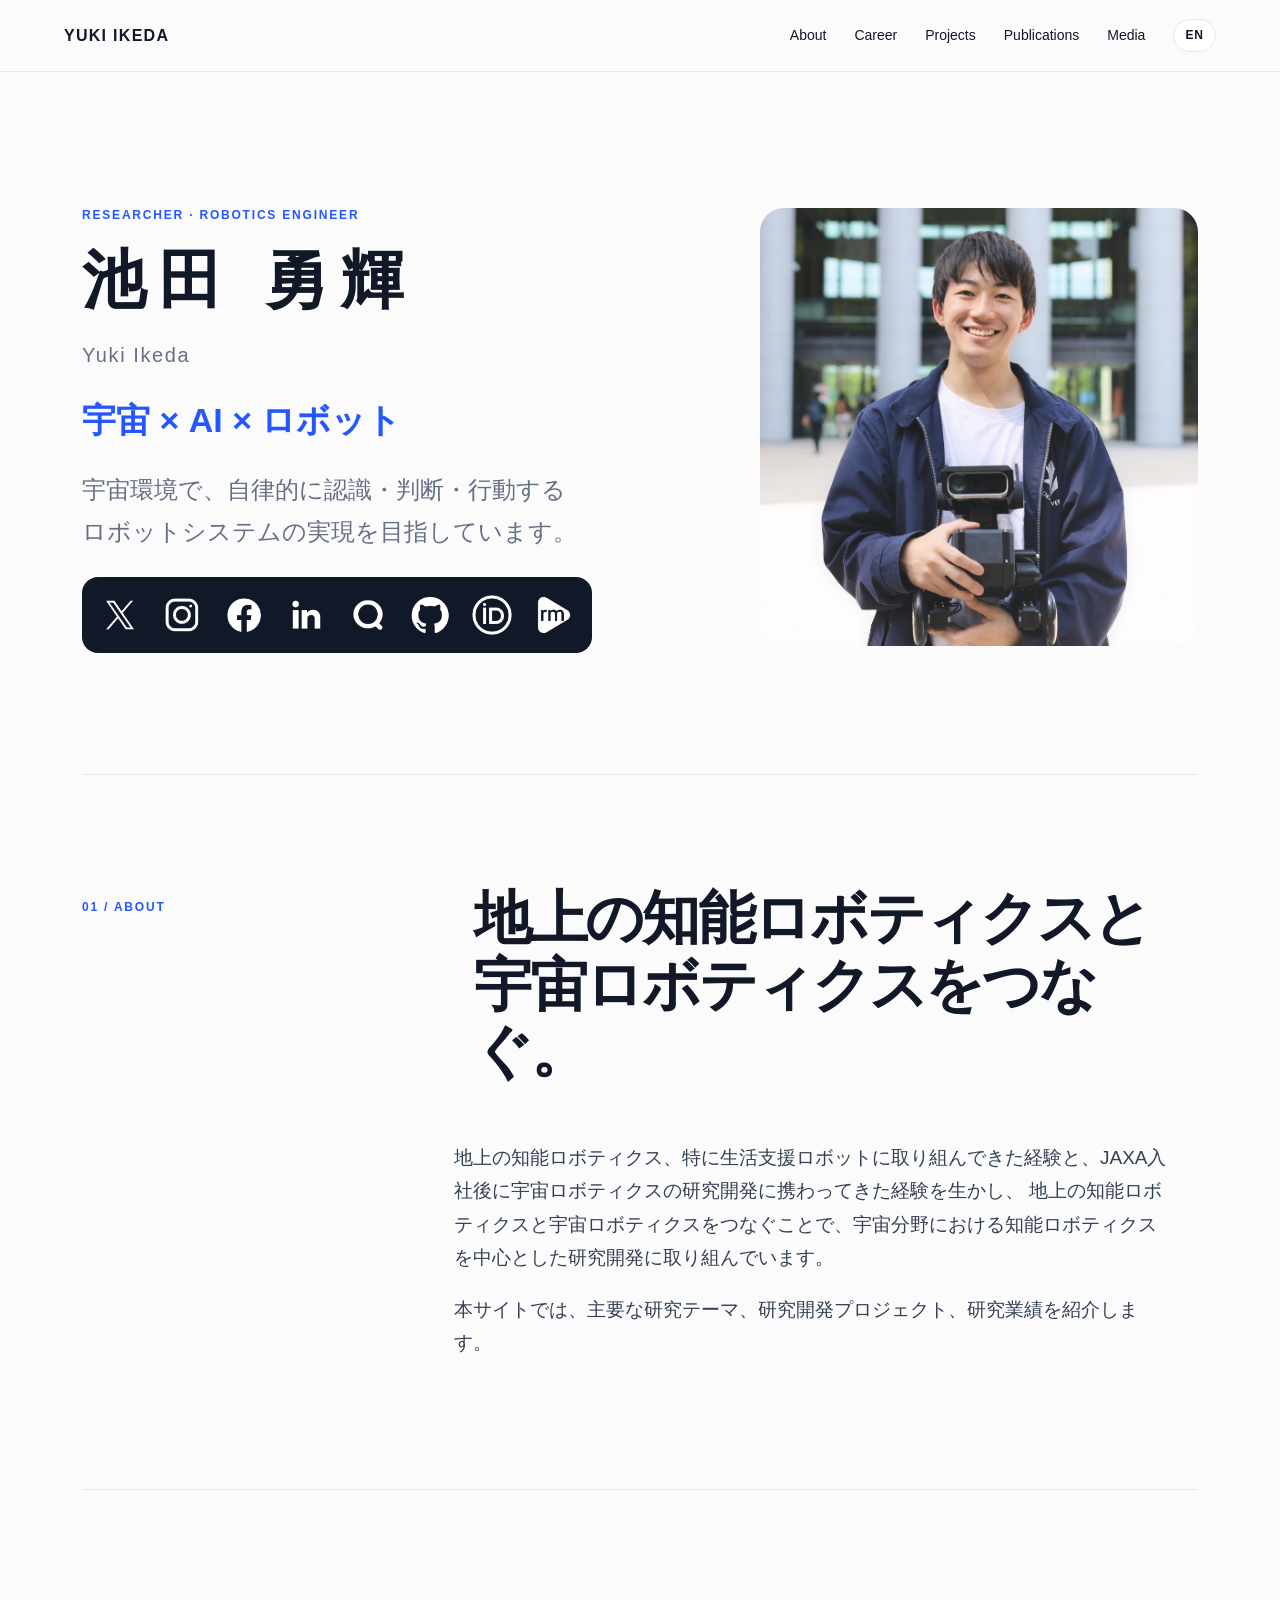
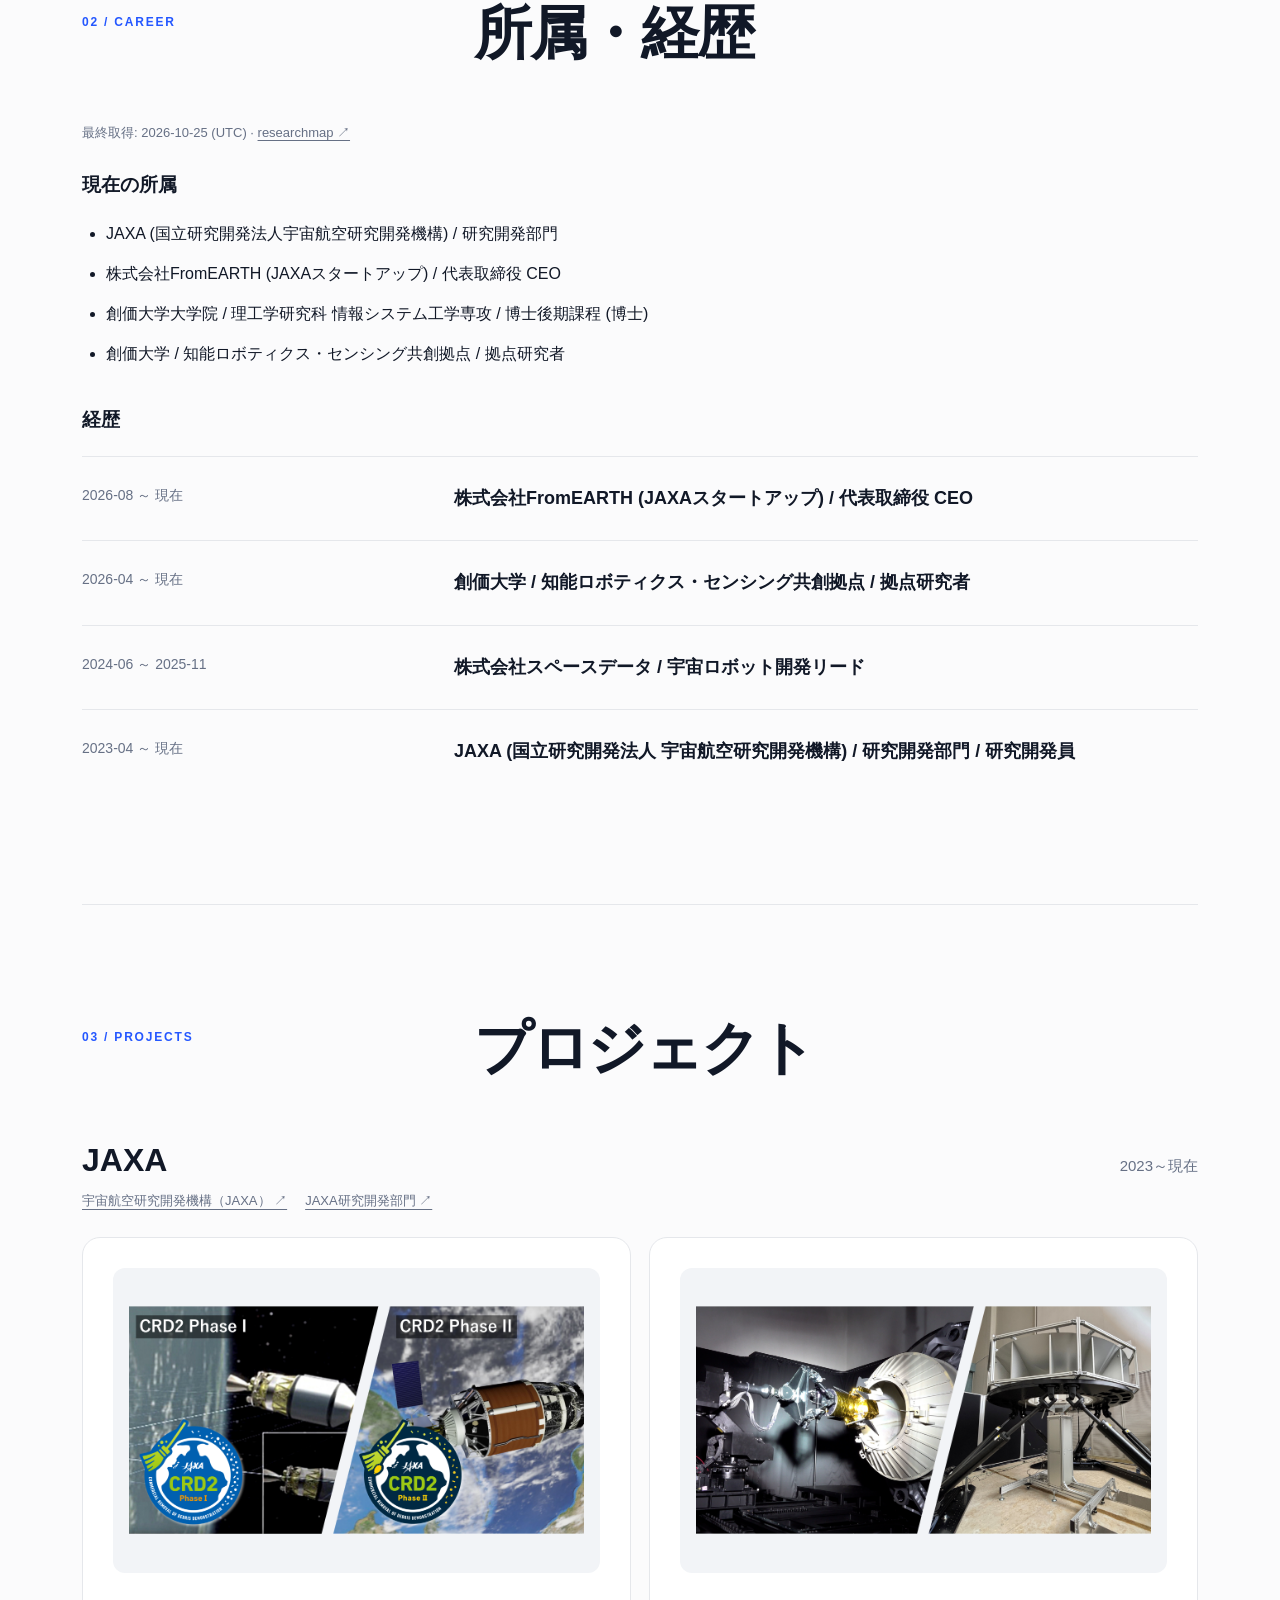
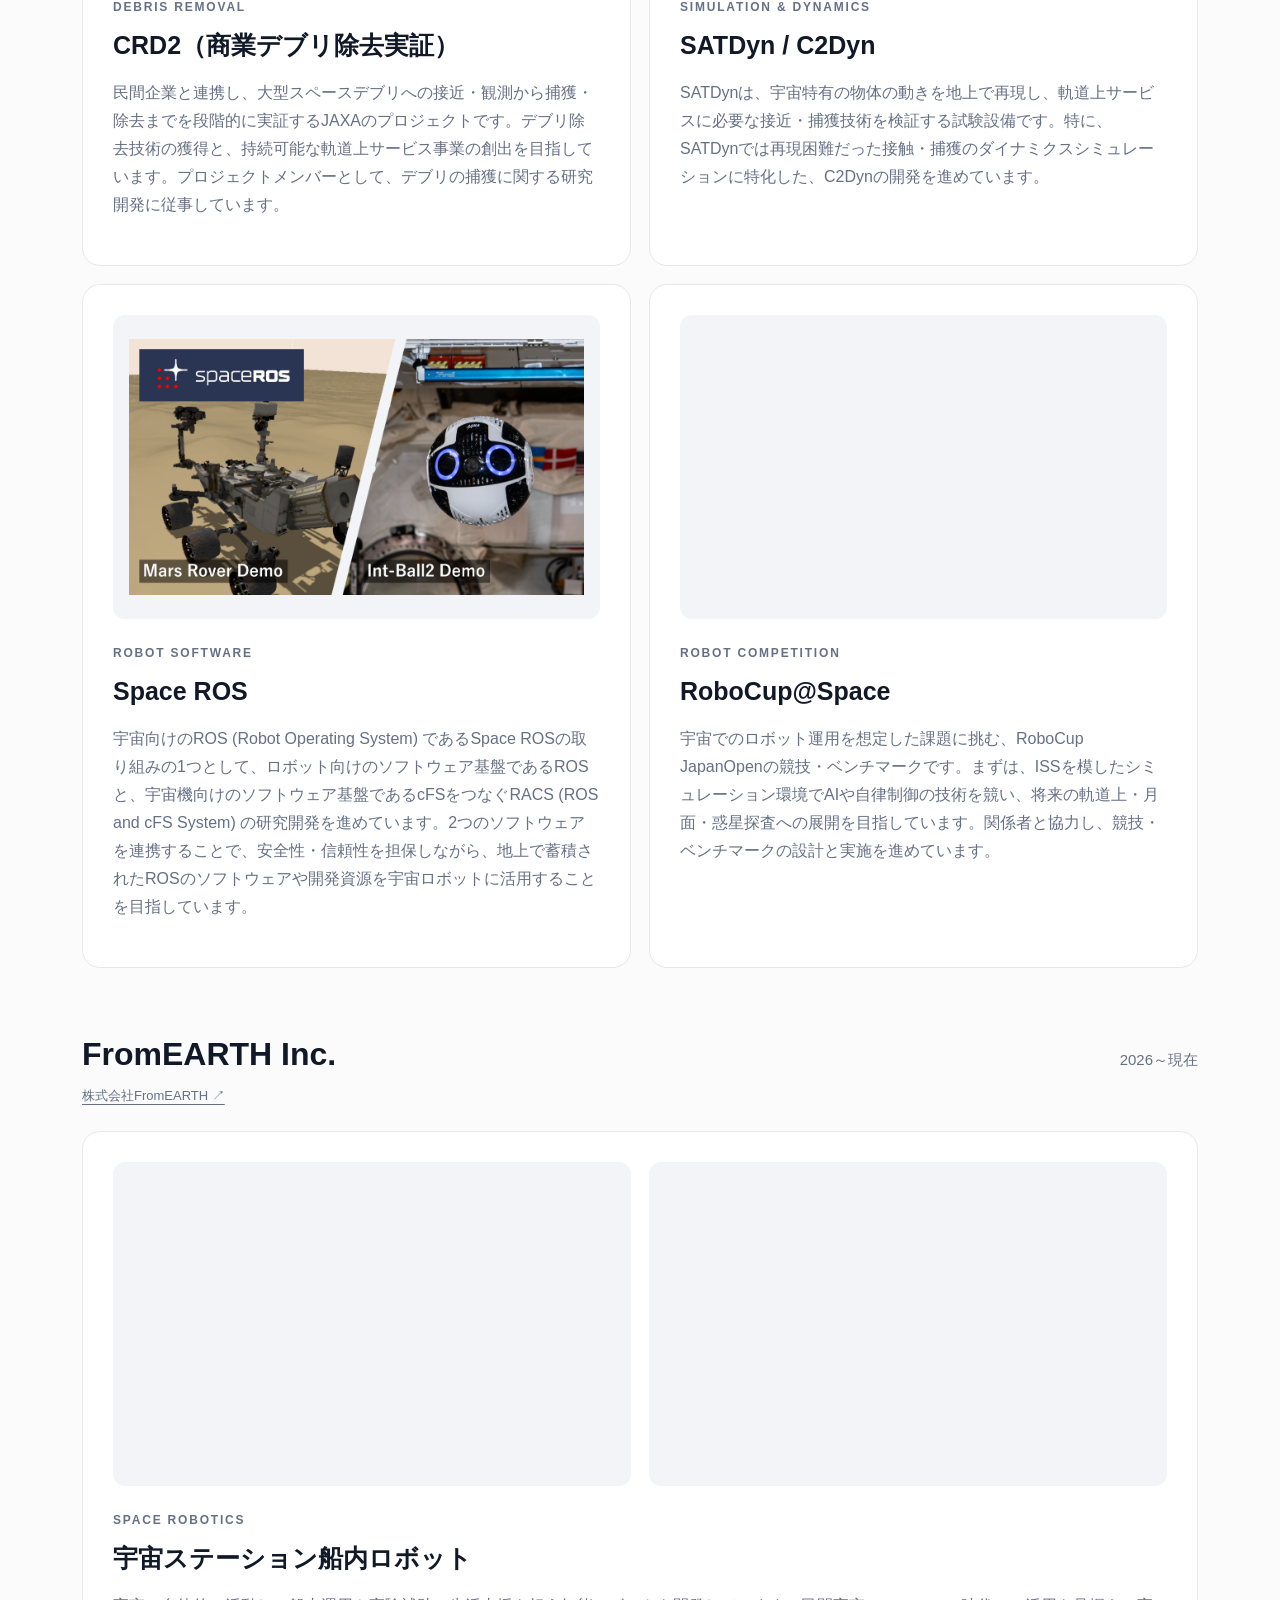
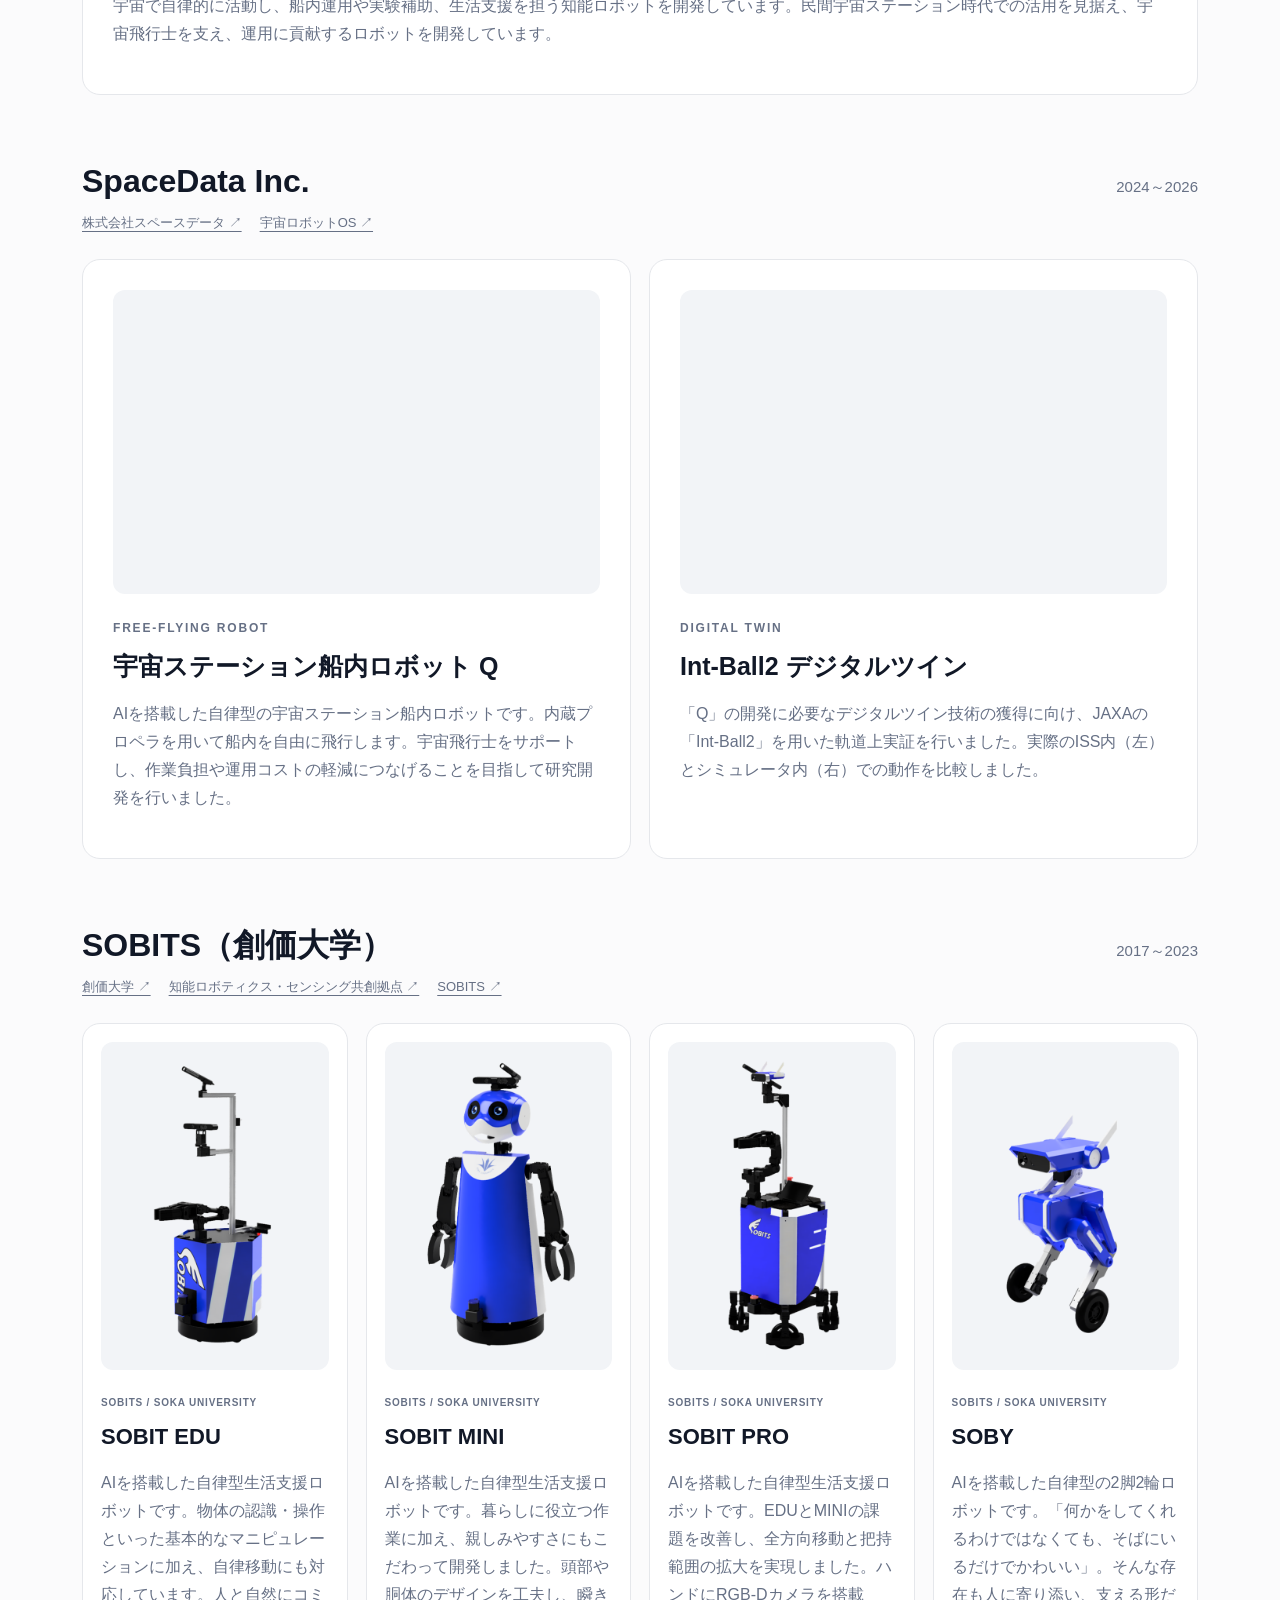
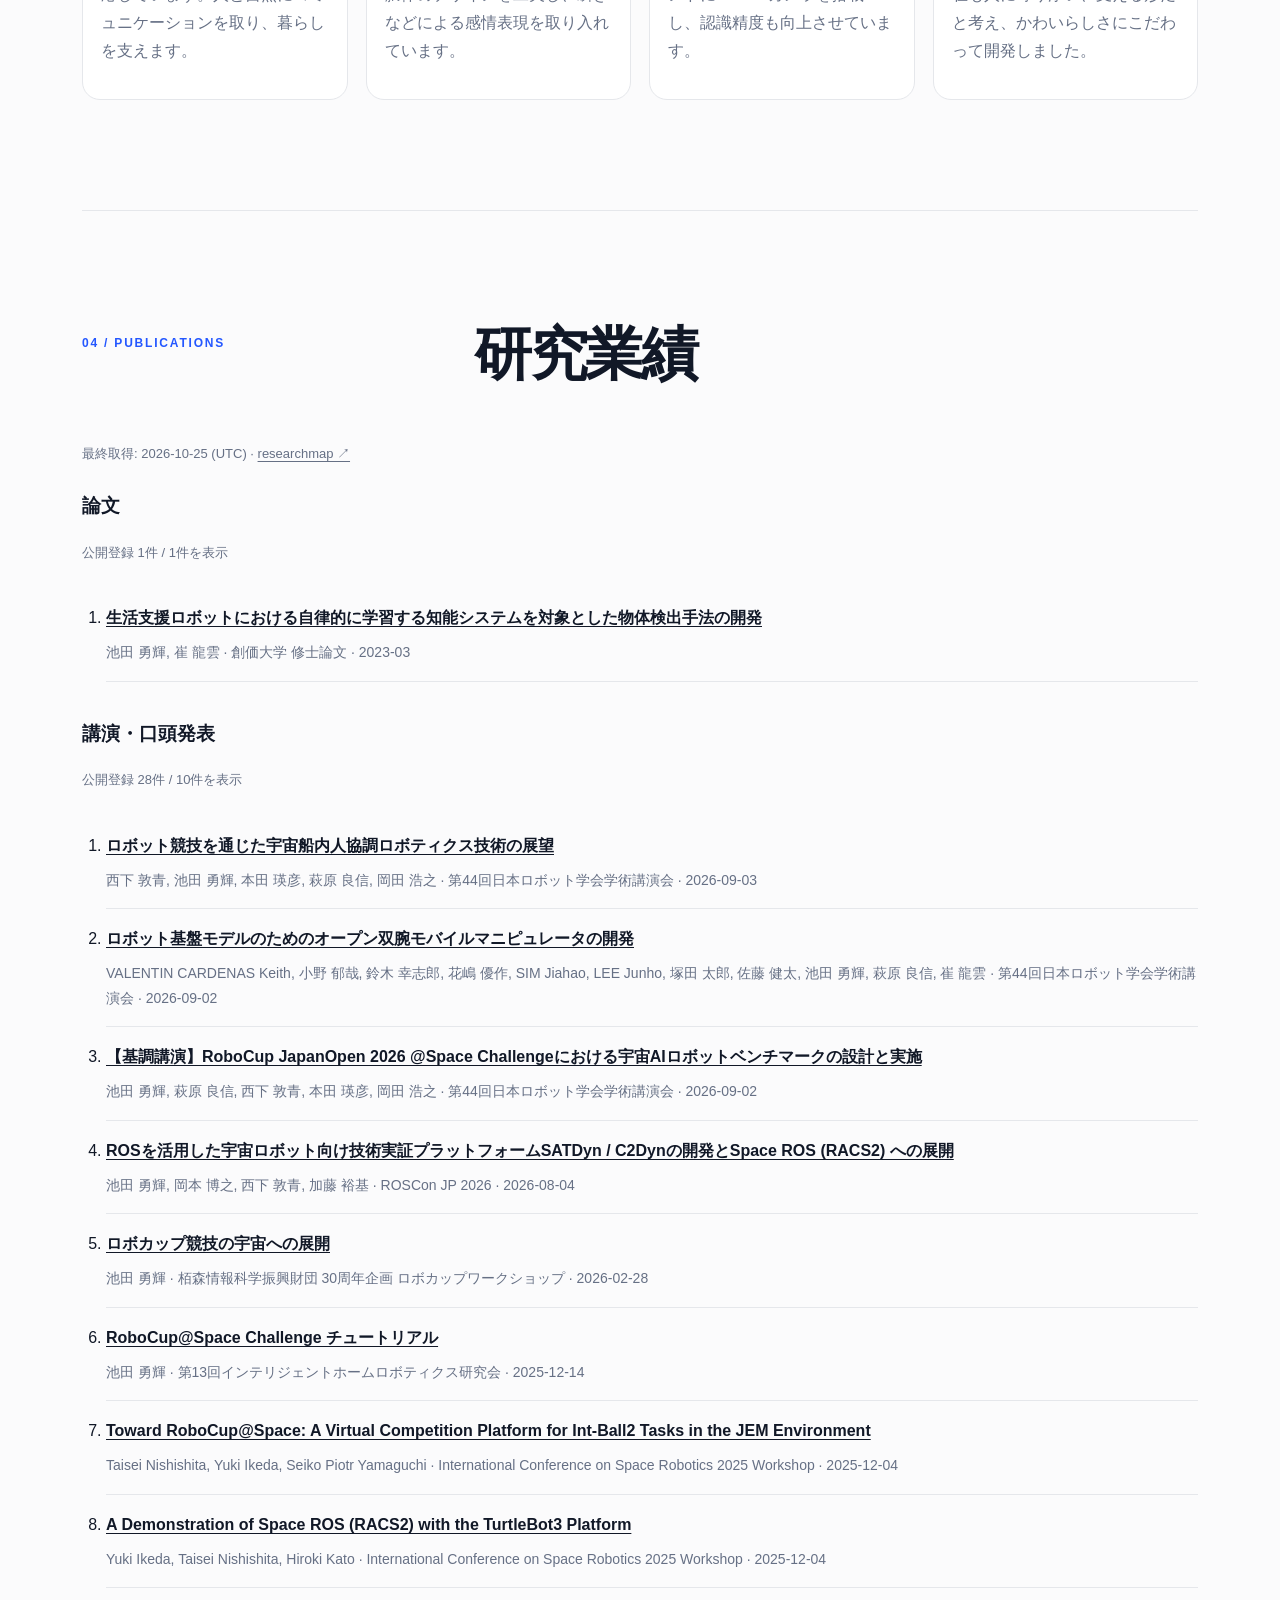
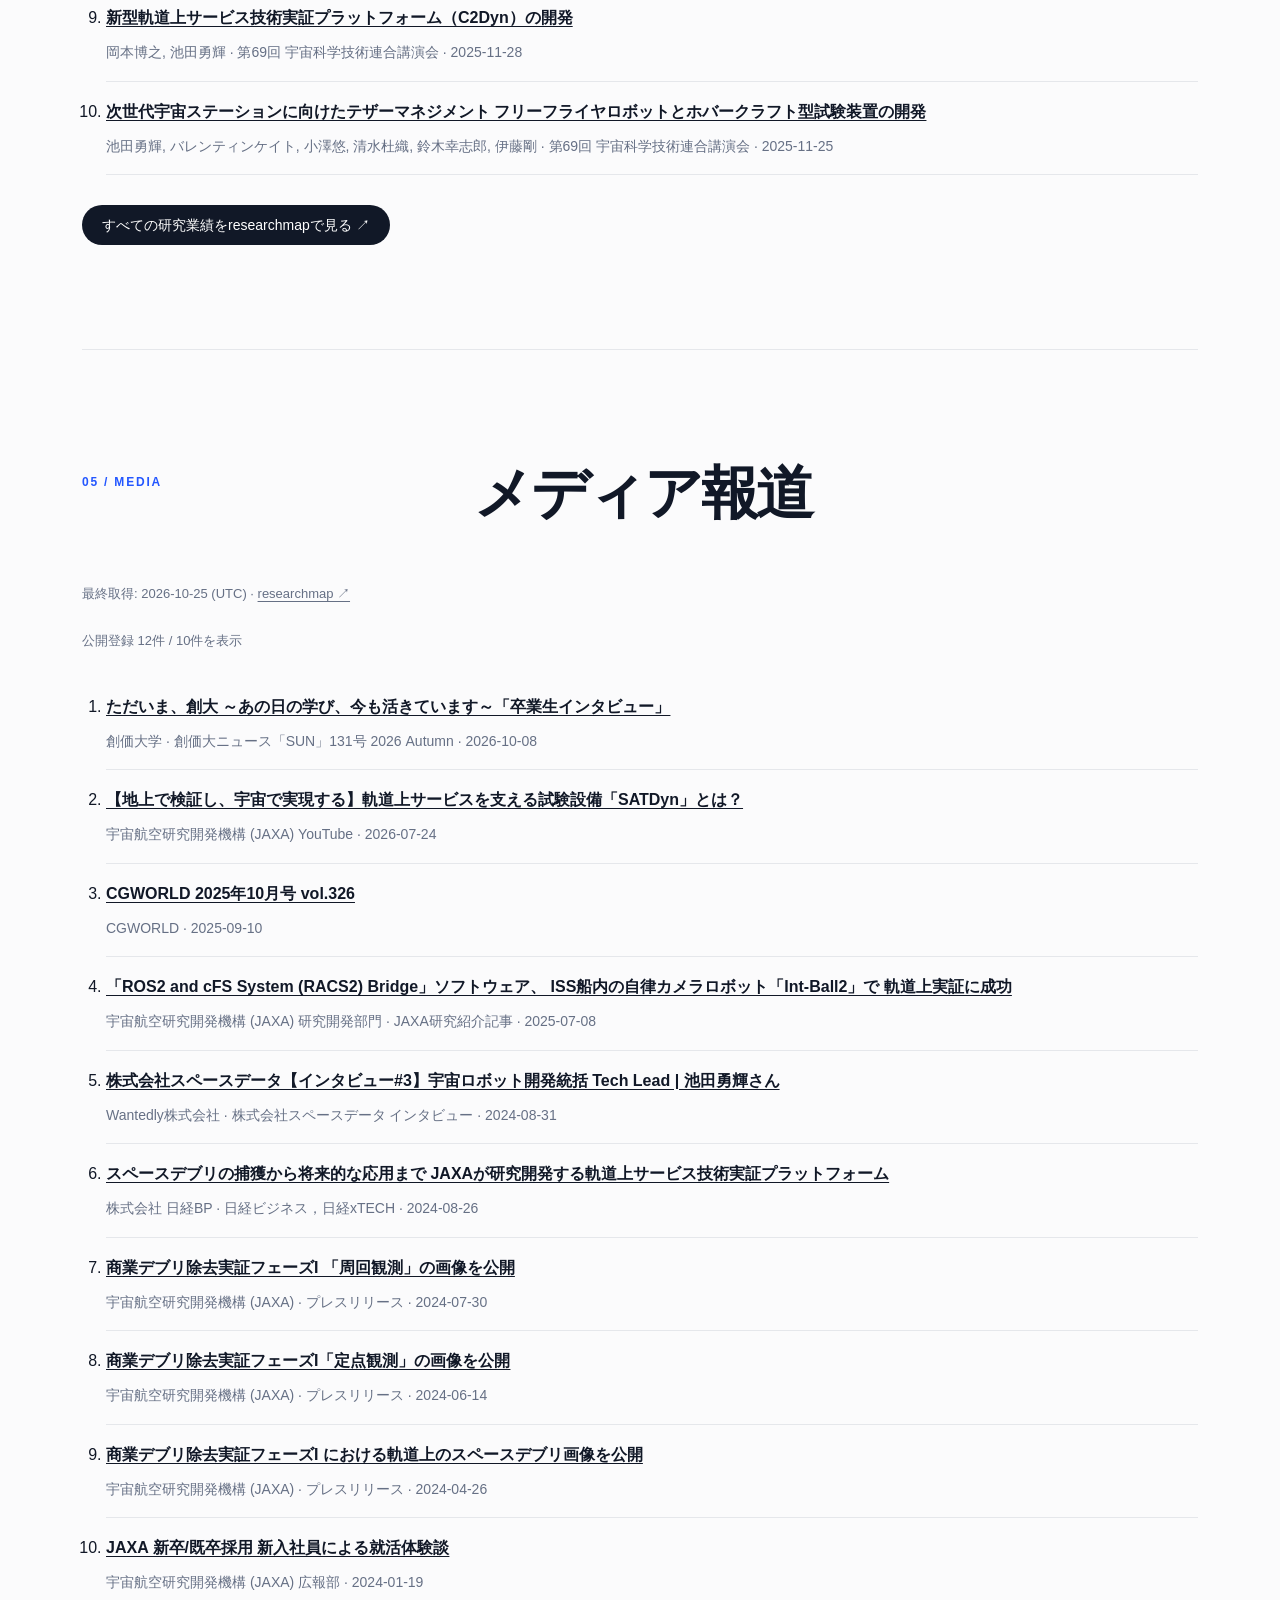
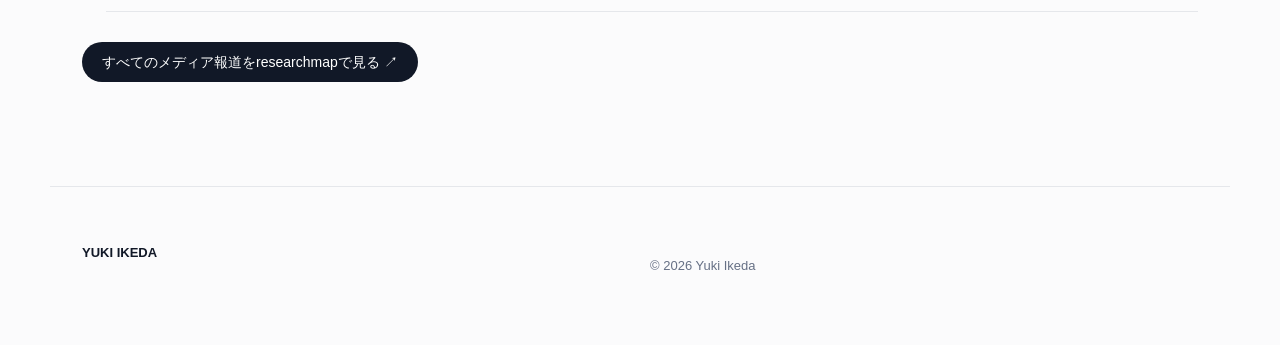
<file: index.html>
<!doctype html>
<html lang="ja">
  <head>
    <meta charset="utf-8">
    <meta name="viewport" content="width=device-width,initial-scale=1">
    <title>池田 勇輝 | 宇宙 × AI × ロボット</title>
    <meta name="description" content="池田 勇輝の研究・開発ポートフォリオ。宇宙ロボティクス、AI、自律ロボット、人とロボットの協働に関する研究開発。">
    <link rel="alternate" hreflang="en" href="en/">
    <!-- ブラウザのタブに表示するYIアイコン -->
    <link rel="icon" href="assets/favicon.ico" sizes="any">
    <link rel="icon" href="assets/favicon.svg" type="image/svg+xml">
    <link rel="stylesheet" href="assets/style.css">
  </head>
  <body>

    <!-- ナビゲーションと言語切り替え -->
    <header>
      <a class="logo" href="#top">YUKI IKEDA</a>
      <div class="rightnav">
        <nav>
          <a href="#about">About</a>
          <a href="#career">Career</a>
          <a href="#projects">Projects</a>
          <a href="#publications">Publications</a>
          <a href="#media">Media</a>
        </nav>
        <a class="lang" href="en/" aria-label="Switch to English">EN</a>
      </div>
    </header>
    <main id="top">

      <!-- トップ：氏名・研究テーマとプロフィール写真 -->
      <section class="hero">
        <div class="hero-identity">
          <p class="eyebrow">RESEARCHER · ROBOTICS ENGINEER</p>
          <h1>池 田 &nbsp; 勇 輝</h1>
          <p class="hero-name-en">Yuki Ikeda</p>
        </div>
        <div class="hero-portrait">
          <img src="img/ikeda_yuki.jpg" alt="池田 勇輝" width="1921" height="1920" fetchpriority="high" decoding="async">
        </div>
        <div class="hero-details">
          <p class="hero-theme">宇宙 × AI × ロボット</p>
          <p class="lead">宇宙環境で、自律的に認識・判断・行動する<br>ロボットシステムの実現を目指しています。</p>

          <!-- 白いアイコンを濃色背景に配置したプロフィールリンク -->
          <ul class="profile-links" aria-label="SNS・研究者プロフィール">
            <li>
              <a href="https://twitter.com/YukiIkeda0810" aria-label="X" title="X" target="_blank" rel="noopener noreferrer">
                <img src="icon/x.png" alt="" width="48" height="48" decoding="async">
              </a>
            </li>
            <li>
              <a href="https://www.instagram.com/yuki.amazing/" aria-label="Instagram" title="Instagram" target="_blank" rel="noopener noreferrer">
                <img src="icon/instagram.png" alt="" width="48" height="48" decoding="async">
              </a>
            </li>
            <li>
              <a href="https://www.facebook.com/profile.php?id=100005234762869" aria-label="Facebook" title="Facebook" target="_blank" rel="noopener noreferrer">
                <img src="icon/facebook.png" alt="" width="48" height="48" decoding="async">
              </a>
            </li>
            <li>
              <a href="https://www.linkedin.com/in/yuki-ikeda-73440b222/" aria-label="LinkedIn" title="LinkedIn" target="_blank" rel="noopener noreferrer">
                <img src="icon/linkedin.png" alt="" width="48" height="48" decoding="async">
              </a>
            </li>
            <li>
              <a href="https://qiita.com/YukiIkeda_robot" aria-label="Qiita" title="Qiita" target="_blank" rel="noopener noreferrer">
                <img src="icon/qiita.png" alt="" width="48" height="48" decoding="async">
              </a>
            </li>
            <li>
              <a href="https://github.com/Yuki-Ikeda0810" aria-label="GitHub" title="GitHub" target="_blank" rel="noopener noreferrer">
                <img src="icon/github.png" alt="" width="48" height="48" decoding="async">
              </a>
            </li>
            <li>
              <a href="https://orcid.org/0009-0006-9242-6499" aria-label="ORCID" title="ORCID" target="_blank" rel="noopener noreferrer">
                <img src="icon/orcid.png" alt="" width="48" height="48" decoding="async">
              </a>
            </li>
            <li>
              <a href="https://researchmap.jp/yukiikeda?lang=ja" aria-label="researchmap" title="researchmap" target="_blank" rel="noopener noreferrer">
                <img src="icon/reseachmap.png" alt="" width="48" height="48" decoding="async">
              </a>
            </li>
          </ul>
        </div>
      </section>

      <!-- 自己紹介 -->
      <section id="about">
        <div class="section-title">
          <p>01 / ABOUT</p>
          <h2 class="about-heading">地上の知能<span class="heading-phrase">ロボティクスと</span><br class="desktop-break">宇宙<span class="heading-phrase">ロボティクスを</span><span class="heading-phrase">つなぐ。</span></h2>
        </div>
        <div class="about">
          <p>地上の知能ロボティクス、特に生活支援ロボットに取り組んできた経験と、JAXA入社後に宇宙ロボティクスの研究開発に携わってきた経験を生かし、
             地上の知能ロボティクスと宇宙ロボティクスをつなぐことで、宇宙分野における知能ロボティクスを中心とした研究開発に取り組んでいます。</p>
          <p>本サイトでは、主要な研究テーマ、研究開発プロジェクト、研究業績を紹介します。</p>
        </div>
      </section>

      <!-- researchmapの公開情報から自動生成 -->
      <section id="career">
        <!-- researchmap:career:start -->
        <div class="section-title"><p>02 / CAREER</p><h2>所属・経歴</h2></div>
        <p class="sync-note">最終取得: 2026-10-25 (UTC) · <a href="https://researchmap.jp/yukiikeda?lang=ja" target="_blank" rel="noopener noreferrer">researchmap ↗</a></p>
        <h3>現在の所属</h3>
        <ul class="affiliation-list">
        <li>JAXA (国立研究開発法人宇宙航空研究開発機構) / 研究開発部門</li>
        <li>株式会社FromEARTH (JAXAスタートアップ) / 代表取締役 CEO</li>
        <li>創価大学大学院 / 理工学研究科 情報システム工学専攻 / 博士後期課程 (博士)</li>
        <li>創価大学 / 知能ロボティクス・センシング共創拠点 / 拠点研究者</li>
        </ul>
        <h3>経歴</h3>
        <div class="career">
        <div><span>2026-08 ～ 現在</span><h4>株式会社FromEARTH (JAXAスタートアップ) / 代表取締役 CEO</h4></div>
        <div><span>2026-04 ～ 現在</span><h4>創価大学 / 知能ロボティクス・センシング共創拠点 / 拠点研究者</h4></div>
        <div><span>2024-06 ～ 2025-11</span><h4>株式会社スペースデータ / 宇宙ロボット開発リード</h4></div>
        <div><span>2023-04 ～ 現在</span><h4>JAXA (国立研究開発法人 宇宙航空研究開発機構) / 研究開発部門 / 研究開発員</h4></div>
        </div>
        <!-- researchmap:career:end -->
      </section>

      <!-- 開発組織ごとのプロジェクト -->
      <section id="projects">
        <div class="section-title">
          <p>03 / PROJECTS</p>
          <h2>プロジェクト</h2>
        </div>

        <!-- JAXA -->
        <div class="project-group" aria-labelledby="jaxa-title">
          <div class="organization-header">
            <div class="organization-name">
              <h3 class="organization-heading" id="jaxa-title">JAXA</h3>
              <div class="organization-links">
                <a class="organization-link" href="https://www.jaxa.jp/" target="_blank" rel="noopener noreferrer">宇宙航空研究開発機構（JAXA） ↗</a>
                <a class="organization-link" href="https://www.kenkai.jaxa.jp/" target="_blank" rel="noopener noreferrer">JAXA研究開発部門 ↗</a>
              </div>
            </div>
            <p class="organization-period">2023～現在</p>
          </div>
          <div class="grid projects">
            <article>
              <div class="visual project-image">
                <img src="img/crd2.png" alt="CRD2（商業デブリ除去実証）" width="3478" height="1957" loading="lazy" decoding="async">
              </div>
              <p class="tag">DEBRIS REMOVAL</p>
              <h4>CRD2（商業デブリ除去実証）</h4>
              <p>民間企業と連携し、大型スペースデブリへの接近・観測から捕獲・除去までを段階的に実証するJAXAのプロジェクトです。デブリ除去技術の獲得と、持続可能な軌道上サービス事業の創出を目指しています。プロジェクトメンバーとして、デブリの捕獲に関する研究開発に従事しています。</p>
            </article>
            <article>
              <div class="visual project-image">
                <img src="img/satdyn_c2dyn.png" alt="SATDyn / C2Dyn" width="4400" height="2475" loading="lazy" decoding="async">
              </div>
              <p class="tag">SIMULATION &amp; DYNAMICS</p>
              <h4>SATDyn / C2Dyn</h4>
              <p>SATDynは、宇宙特有の物体の動きを地上で再現し、軌道上サービスに必要な接近・捕獲技術を検証する試験設備です。特に、SATDynでは再現困難だった接触・捕獲のダイナミクスシミュレーションに特化した、C2Dynの開発を進めています。</p>
            </article>
            <article>
              <div class="visual project-image">
                <img src="img/space_ros.png" alt="Space ROS" width="3270" height="1839" loading="lazy" decoding="async">
              </div>
              <p class="tag">ROBOT SOFTWARE</p>
              <h4>Space ROS</h4>
              <p>宇宙向けのROS (Robot Operating System) であるSpace ROSの取り組みの1つとして、ロボット向けのソフトウェア基盤であるROSと、宇宙機向けのソフトウェア基盤であるcFSをつなぐRACS (ROS and cFS System) の研究開発を進めています。2つのソフトウェアを連携することで、安全性・信頼性を担保しながら、地上で蓄積されたROSのソフトウェアや開発資源を宇宙ロボットに活用することを目指しています。</p>
            </article>
            <article>
              <div class="visual project-image">
                <img src="img/robocup_space.png" alt="RoboCup@Space" width="4400" height="2475" loading="lazy" decoding="async">
              </div>
              <p class="tag">ROBOT COMPETITION</p>
              <h4>RoboCup@Space</h4>
              <p>宇宙でのロボット運用を想定した課題に挑む、RoboCup JapanOpenの競技・ベンチマークです。まずは、ISSを模したシミュレーション環境でAIや自律制御の技術を競い、将来の軌道上・月面・惑星探査への展開を目指しています。関係者と協力し、競技・ベンチマークの設計と実施を進めています。</p>
            </article>
          </div>
        </div>

        <!-- FromEARTH Inc. -->
        <div class="project-group" aria-labelledby="fromearth-title">
          <div class="organization-header">
            <div class="organization-name">
              <h3 class="organization-heading" id="fromearth-title">FromEARTH Inc.</h3>
              <div class="organization-links">
                <a class="organization-link" href="https://www.fe-robotics.com/" target="_blank" rel="noopener noreferrer">株式会社FromEARTH ↗</a>
              </div>
            </div>
            <p class="organization-period">2026～現在</p>
          </div>
          <div class="grid projects projects-single">
            <article>
              <!-- 同じロボットの2枚の画像 -->
              <div class="project-gallery">
                <div class="visual project-image">
                  <img src="img/bot_fe_01.png" alt="FromEARTH Inc.の宇宙ステーション船内ロボット（画像1）" width="1254" height="1254" loading="lazy" decoding="async">
                </div>
                <div class="visual project-image">
                  <img src="img/bot_fe_02.png" alt="FromEARTH Inc.の宇宙ステーション船内ロボット（画像2）" width="4352" height="2445" loading="lazy" decoding="async">
                </div>
              </div>
              <p class="tag">SPACE ROBOTICS</p>
              <h4>宇宙ステーション船内ロボット</h4>
              <p>宇宙で自律的に活動し、船内運用や実験補助、生活支援を担う知能ロボットを開発しています。民間宇宙ステーション時代での活用を見据え、宇宙飛行士を支え、運用に貢献するロボットを開発しています。</p>
            </article>
          </div>
        </div>

        <!-- SpaceData Inc. -->
        <div class="project-group" aria-labelledby="spacedata-title">
          <div class="organization-header">
            <div class="organization-name">
              <h3 class="organization-heading" id="spacedata-title">SpaceData Inc.</h3>
              <div class="organization-links">
                <a class="organization-link" href="https://spacedata.jp/" target="_blank" rel="noopener noreferrer">株式会社スペースデータ ↗</a>
                <a class="organization-link" href="https://spacedata.jp/business/space-robot" target="_blank" rel="noopener noreferrer">宇宙ロボットOS ↗</a>
              </div>
            </div>
            <p class="organization-period">2024～2026</p>
          </div>
          <div class="grid projects">
            <article>
              <div class="visual project-image">
                <img src="img/bot_q.png" alt="Q" width="561" height="548" loading="lazy" decoding="async">
              </div>
              <p class="tag">FREE-FLYING ROBOT</p>
              <h4>宇宙ステーション船内ロボット Q</h4>
              <p>AIを搭載した自律型の宇宙ステーション船内ロボットです。内蔵プロペラを用いて船内を自由に飛行します。宇宙飛行士をサポートし、作業負担や運用コストの軽減につなげることを目指して研究開発を行いました。</p>
            </article>
            <article>
              <div class="visual project-image">
                <img src="img/ib2_digitaltwin.jpg" alt="Int-Ball2 デジタルツイン" width="1920" height="1080" loading="lazy" decoding="async">
              </div>
              <p class="tag">DIGITAL TWIN</p>
              <h4>Int-Ball2 デジタルツイン</h4>
              <p>「Q」の開発に必要なデジタルツイン技術の獲得に向け、JAXAの「Int-Ball2」を用いた軌道上実証を行いました。実際のISS内（左）とシミュレータ内（右）での動作を比較しました。</p>
            </article>
          </div>
        </div>

        <!-- SOBITS（創価大学）-->
        <div class="project-group" aria-labelledby="sobits-title">
          <div class="organization-header">
            <div class="organization-name">
              <h3 class="organization-heading" id="sobits-title">SOBITS（創価大学）</h3>
              <div class="organization-links">
                <a class="organization-link" href="https://www.soka.ac.jp/" target="_blank" rel="noopener noreferrer">創価大学 ↗</a>
                <a class="organization-link" href="https://ciros-soka.github.io/" target="_blank" rel="noopener noreferrer">知能ロボティクス・センシング共創拠点 ↗</a>
                <a class="organization-link" href="https://home.soka.ac.jp/~teamsobits/" target="_blank" rel="noopener noreferrer">SOBITS ↗</a>
              </div>
            </div>
            <p class="organization-period">2017～2023</p>
          </div>
          <div class="grid projects sobits-projects">
            <article>
              <div class="visual project-image">
                <img src="img/sobit_edu.png" alt="SOBIT EDU" width="540" height="780" loading="lazy" decoding="async">
              </div>
              <p class="tag">SOBITS / SOKA UNIVERSITY</p>
              <h4>SOBIT EDU</h4>
              <p>AIを搭載した自律型生活支援ロボットです。物体の認識・操作といった基本的なマニピュレーションに加え、自律移動にも対応しています。人と自然にコミュニケーションを取り、暮らしを支えます。</p>
            </article>
            <article>
              <div class="visual project-image">
                <img src="img/sobit_mini.png" alt="SOBIT MINI" width="540" height="780" loading="lazy" decoding="async">
              </div>
              <p class="tag">SOBITS / SOKA UNIVERSITY</p>
              <h4>SOBIT MINI</h4>
              <p>AIを搭載した自律型生活支援ロボットです。暮らしに役立つ作業に加え、親しみやすさにもこだわって開発しました。頭部や胴体のデザインを工夫し、瞬きなどによる感情表現を取り入れています。</p>
            </article>
            <article>
              <div class="visual project-image">
                <img src="img/sobit_pro.png" alt="SOBIT PRO" width="540" height="780" loading="lazy" decoding="async">
              </div>
              <p class="tag">SOBITS / SOKA UNIVERSITY</p>
              <h4>SOBIT PRO</h4>
              <p>AIを搭載した自律型生活支援ロボットです。EDUとMINIの課題を改善し、全方向移動と把持範囲の拡大を実現しました。ハンドにRGB-Dカメラを搭載し、認識精度も向上させています。</p>
            </article>
            <article>
              <div class="visual project-image">
                <img src="img/soby.png" alt="SOBY" width="540" height="780" loading="lazy" decoding="async">
              </div>
              <p class="tag">SOBITS / SOKA UNIVERSITY</p>
              <h4>SOBY</h4>
              <p>AIを搭載した自律型の2脚2輪ロボットです。「何かをしてくれるわけではなくても、そばにいるだけでかわいい」。そんな存在も人に寄り添い、支える形だと考え、かわいらしさにこだわって開発しました。</p>
            </article>
          </div>
        </div>

      </section>

      <!-- 研究業績 -->
      <section id="publications">
        <div class="section-title">
          <p>04 / PUBLICATIONS</p>
          <h2>研究業績</h2>
        </div>
        <!-- researchmap:publications:start -->
        <p class="sync-note">最終取得: 2026-10-25 (UTC) · <a href="https://researchmap.jp/yukiikeda?lang=ja" target="_blank" rel="noopener noreferrer">researchmap ↗</a></p>
        <h3>論文</h3>
        <p class="sync-note">公開登録 1件 / 1件を表示</p>
        <ol class="publication-list">
        <li><a href="https://researchmap.jp/yukiikeda/published_papers/45884820?lang=ja" target="_blank" rel="noopener noreferrer">生活支援ロボットにおける自律的に学習する知能システムを対象とした物体検出手法の開発</a><p>池田 勇輝, 崔 龍雲 · 創価大学 修士論文 · 2023-03</p></li>
        </ol>
        <h3>講演・口頭発表</h3>
        <p class="sync-note">公開登録 28件 / 10件を表示</p>
        <ol class="publication-list">
        <li><a href="https://researchmap.jp/yukiikeda/presentations/54892330?lang=ja" target="_blank" rel="noopener noreferrer">ロボット競技を通じた宇宙船内人協調ロボティクス技術の展望</a><p>西下 敦青, 池田 勇輝, 本田 瑛彦, 萩原 良信, 岡田 浩之 · 第44回日本ロボット学会学術講演会 · 2026-09-03</p></li>
        <li><a href="https://researchmap.jp/yukiikeda/presentations/54892338?lang=ja" target="_blank" rel="noopener noreferrer">ロボット基盤モデルのためのオープン双腕モバイルマニピュレータの開発</a><p>VALENTIN CARDENAS Keith, 小野 郁哉, 鈴木 幸志郎, 花嶋 優作, SIM Jiahao, LEE Junho, 塚田 太郎, 佐藤 健太, 池田 勇輝, 萩原 良信, 崔 龍雲 · 第44回日本ロボット学会学術講演会 · 2026-09-02</p></li>
        <li><a href="https://researchmap.jp/yukiikeda/presentations/54892323?lang=ja" target="_blank" rel="noopener noreferrer">【基調講演】RoboCup JapanOpen 2026 @Space Challengeにおける宇宙AIロボットベンチマークの設計と実施</a><p>池田 勇輝, 萩原 良信, 西下 敦青, 本田 瑛彦, 岡田 浩之 · 第44回日本ロボット学会学術講演会 · 2026-09-02</p></li>
        <li><a href="https://researchmap.jp/yukiikeda/presentations/54581089?lang=ja" target="_blank" rel="noopener noreferrer">ROSを活用した宇宙ロボット向け技術実証プラットフォームSATDyn / C2Dynの開発とSpace ROS (RACS2) への展開</a><p>池田 勇輝, 岡本 博之, 西下 敦青, 加藤 裕基 · ROSCon JP 2026 · 2026-08-04</p></li>
        <li><a href="https://researchmap.jp/yukiikeda/presentations/54892416?lang=ja" target="_blank" rel="noopener noreferrer">ロボカップ競技の宇宙への展開</a><p>池田 勇輝 · 栢森情報科学振興財団 30周年企画 ロボカップワークショップ · 2026-02-28</p></li>
        <li><a href="https://researchmap.jp/yukiikeda/presentations/51863394?lang=ja" target="_blank" rel="noopener noreferrer">RoboCup@Space Challenge チュートリアル</a><p>池田 勇輝 · 第13回インテリジェントホームロボティクス研究会 · 2025-12-14</p></li>
        <li><a href="https://researchmap.jp/yukiikeda/presentations/51863377?lang=ja" target="_blank" rel="noopener noreferrer">Toward RoboCup@Space: A Virtual Competition Platform for Int-Ball2 Tasks in the JEM Environment</a><p>Taisei Nishishita, Yuki Ikeda, Seiko Piotr Yamaguchi · International Conference on Space Robotics 2025 Workshop · 2025-12-04</p></li>
        <li><a href="https://researchmap.jp/yukiikeda/presentations/51863329?lang=ja" target="_blank" rel="noopener noreferrer">A Demonstration of Space ROS (RACS2) with the TurtleBot3 Platform</a><p>Yuki Ikeda, Taisei Nishishita, Hiroki Kato · International Conference on Space Robotics 2025 Workshop · 2025-12-04</p></li>
        <li><a href="https://researchmap.jp/yukiikeda/presentations/51863306?lang=ja" target="_blank" rel="noopener noreferrer">新型軌道上サービス技術実証プラットフォーム（C2Dyn）の開発</a><p>岡本博之, 池田勇輝 · 第69回 宇宙科学技術連合講演会 · 2025-11-28</p></li>
        <li><a href="https://researchmap.jp/yukiikeda/presentations/51864378?lang=ja" target="_blank" rel="noopener noreferrer">次世代宇宙ステーションに向けたテザーマネジメント フリーフライヤロボットとホバークラフト型試験装置の開発</a><p>池田勇輝, バレンティンケイト, 小澤悠, 清水杜織, 鈴木幸志郎, 伊藤剛 · 第69回 宇宙科学技術連合講演会 · 2025-11-25</p></li>
        </ol>
        <a class="primary" href="https://researchmap.jp/yukiikeda?lang=ja" target="_blank" rel="noopener noreferrer">すべての研究業績をresearchmapで見る ↗</a>
        <!-- researchmap:publications:end -->
      </section>


      <!-- researchmap media coverage -->
      <section id="media">
        <div class="section-title">
          <p>05 / MEDIA</p>
          <h2>メディア報道</h2>
        </div>
        <!-- researchmap:media:start -->
        <p class="sync-note">最終取得: 2026-10-25 (UTC) · <a href="https://researchmap.jp/yukiikeda?lang=ja" target="_blank" rel="noopener noreferrer">researchmap ↗</a></p>
        <p class="sync-note">公開登録 12件 / 10件を表示</p>
        <ol class="publication-list">
        <li><a href="https://www.soka.ac.jp/sun_file/131/9/index.html" target="_blank" rel="noopener noreferrer">ただいま、創大 ～あの日の学び、今も活きています～「卒業生インタビュー」</a><p>創価大学 · 創価大ニュース「SUN」131号 2026 Autumn · 2026-10-08</p></li>
        <li><a href="https://www.youtube.com/watch?v=LTkBqRptvHo" target="_blank" rel="noopener noreferrer">【地上で検証し、宇宙で実現する】軌道上サービスを支える試験設備「SATDyn」とは？</a><p>宇宙航空研究開発機構 (JAXA) YouTube · 2026-07-24</p></li>
        <li><a href="https://cgworld.jp/magazine/cgw326.html" target="_blank" rel="noopener noreferrer">CGWORLD 2025年10月号 vol.326</a><p>CGWORLD · 2025-09-10</p></li>
        <li><a href="https://www.kenkai.jaxa.jp/research/innovation/racs2.html" target="_blank" rel="noopener noreferrer">「ROS2 and cFS System (RACS2) Bridge」ソフトウェア、 ISS船内の自律カメラロボット「Int-Ball2」で 軌道上実証に成功</a><p>宇宙航空研究開発機構 (JAXA) 研究開発部門 · JAXA研究紹介記事 · 2025-07-08</p></li>
        <li><a href="https://www.wantedly.com/companies/spacedata/post_articles/923015" target="_blank" rel="noopener noreferrer">株式会社スペースデータ【インタビュー#3】宇宙ロボット開発統括 Tech Lead | 池田勇輝さん</a><p>Wantedly株式会社 · 株式会社スペースデータ インタビュー · 2024-08-31</p></li>
        <li><a href="https://special.nikkeibp.co.jp/atclh/NXT/20/dSPACE2020/vol11_1/" target="_blank" rel="noopener noreferrer">スペースデブリの捕獲から将来的な応用まで JAXAが研究開発する軌道上サービス技術実証プラットフォーム</a><p>株式会社 日経BP · 日経ビジネス，日経xTECH · 2024-08-26</p></li>
        <li><a href="https://www.jaxa.jp/press/2024/07/20240730-1_j.html" target="_blank" rel="noopener noreferrer">商業デブリ除去実証フェーズI 「周回観測」の画像を公開</a><p>宇宙航空研究開発機構 (JAXA) · プレスリリース · 2024-07-30</p></li>
        <li><a href="https://www.jaxa.jp/press/2024/06/20240614-2_j.html" target="_blank" rel="noopener noreferrer">商業デブリ除去実証フェーズI「定点観測」の画像を公開</a><p>宇宙航空研究開発機構 (JAXA) · プレスリリース · 2024-06-14</p></li>
        <li><a href="https://www.jaxa.jp/press/2024/04/20240426-2_j.html" target="_blank" rel="noopener noreferrer">商業デブリ除去実証フェーズI における軌道上のスペースデブリ画像を公開</a><p>宇宙航空研究開発機構 (JAXA) · プレスリリース · 2024-04-26</p></li>
        <li><a href="https://www.instagram.com/p/C2Q3HvtSoHh/?igsh=cjhod242MzMybGQ1" target="_blank" rel="noopener noreferrer">JAXA 新卒/既卒採用 新入社員による就活体験談</a><p>宇宙航空研究開発機構 (JAXA) 広報部 · 2024-01-19</p></li>
        </ol>
        <a class="primary" href="https://researchmap.jp/yukiikeda/media_coverage?lang=ja" target="_blank" rel="noopener noreferrer">すべてのメディア報道をresearchmapで見る ↗</a>
        <!-- researchmap:media:end -->
      </section>

    </main>

    <!-- フッター -->
    <footer>
      <b>YUKI IKEDA</b>
      <p>© 2026 Yuki Ikeda</p>
    </footer>
  </body>
</html>
</file>
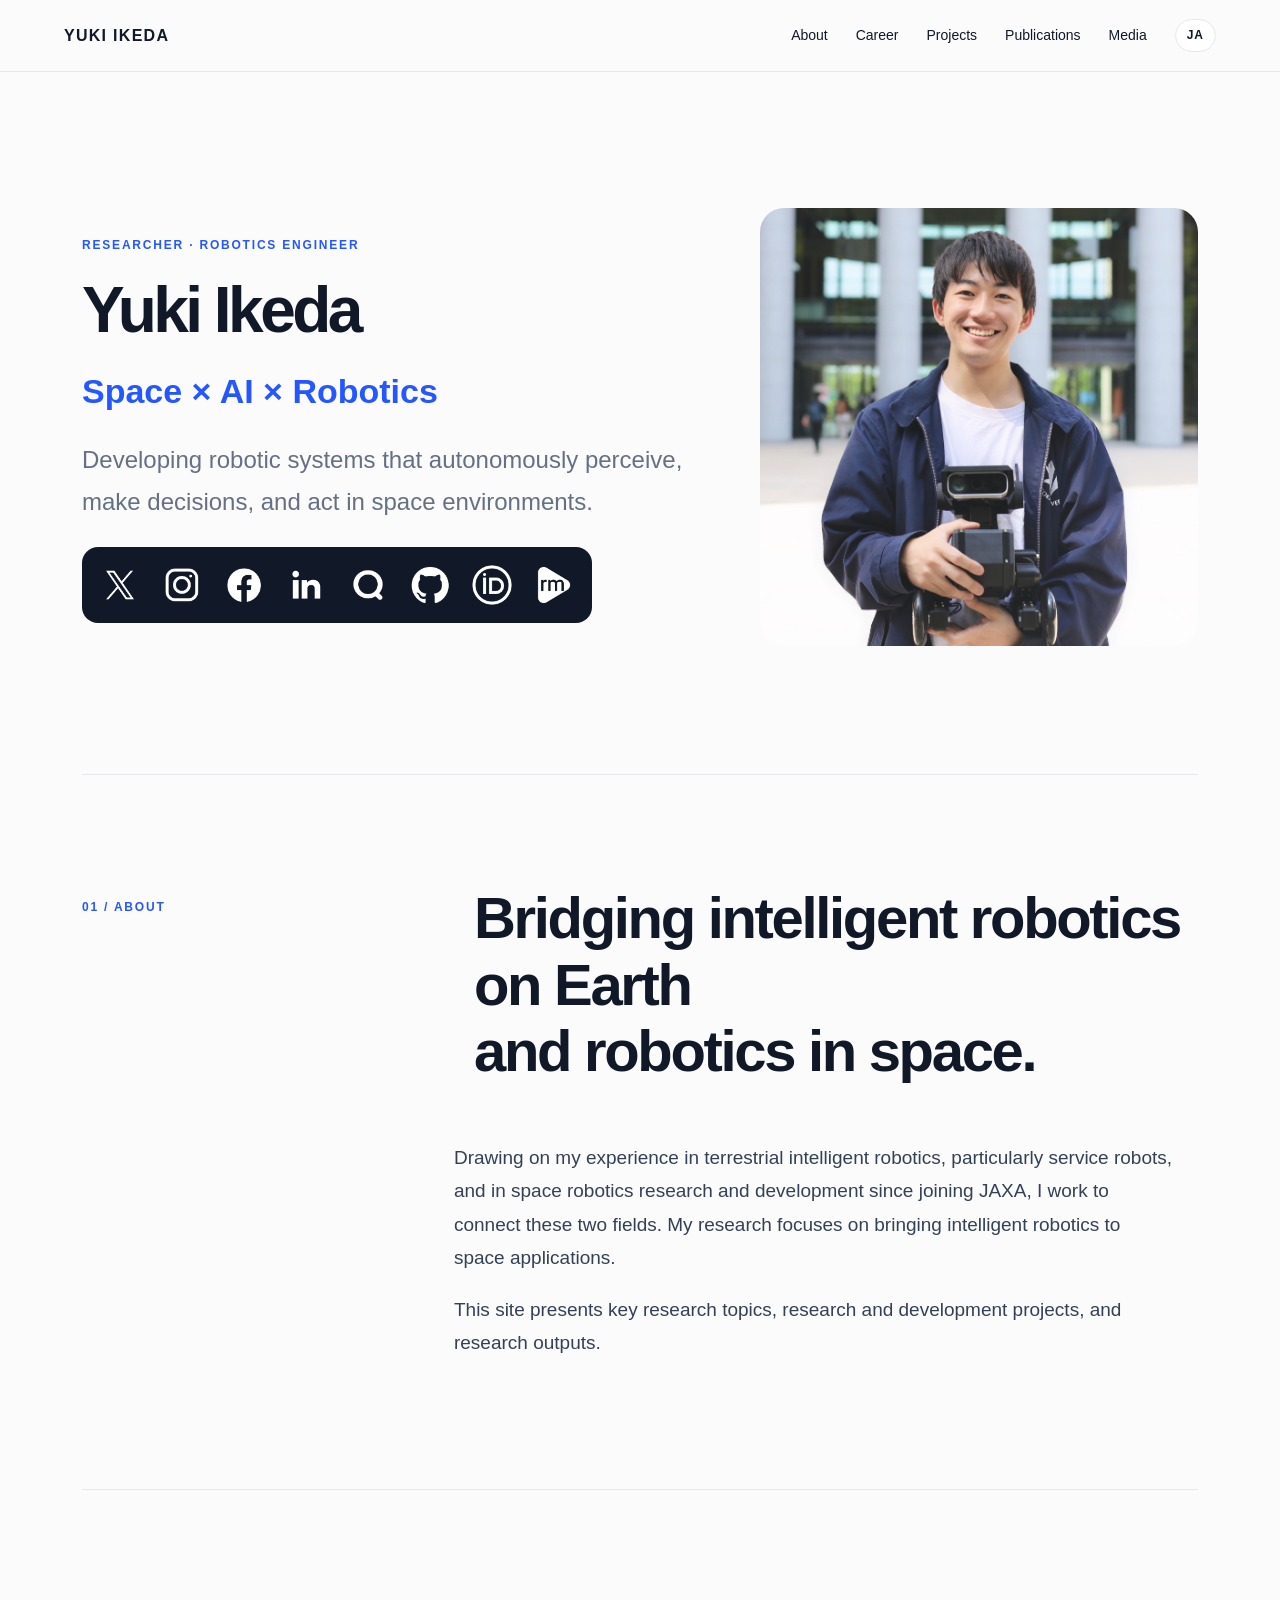
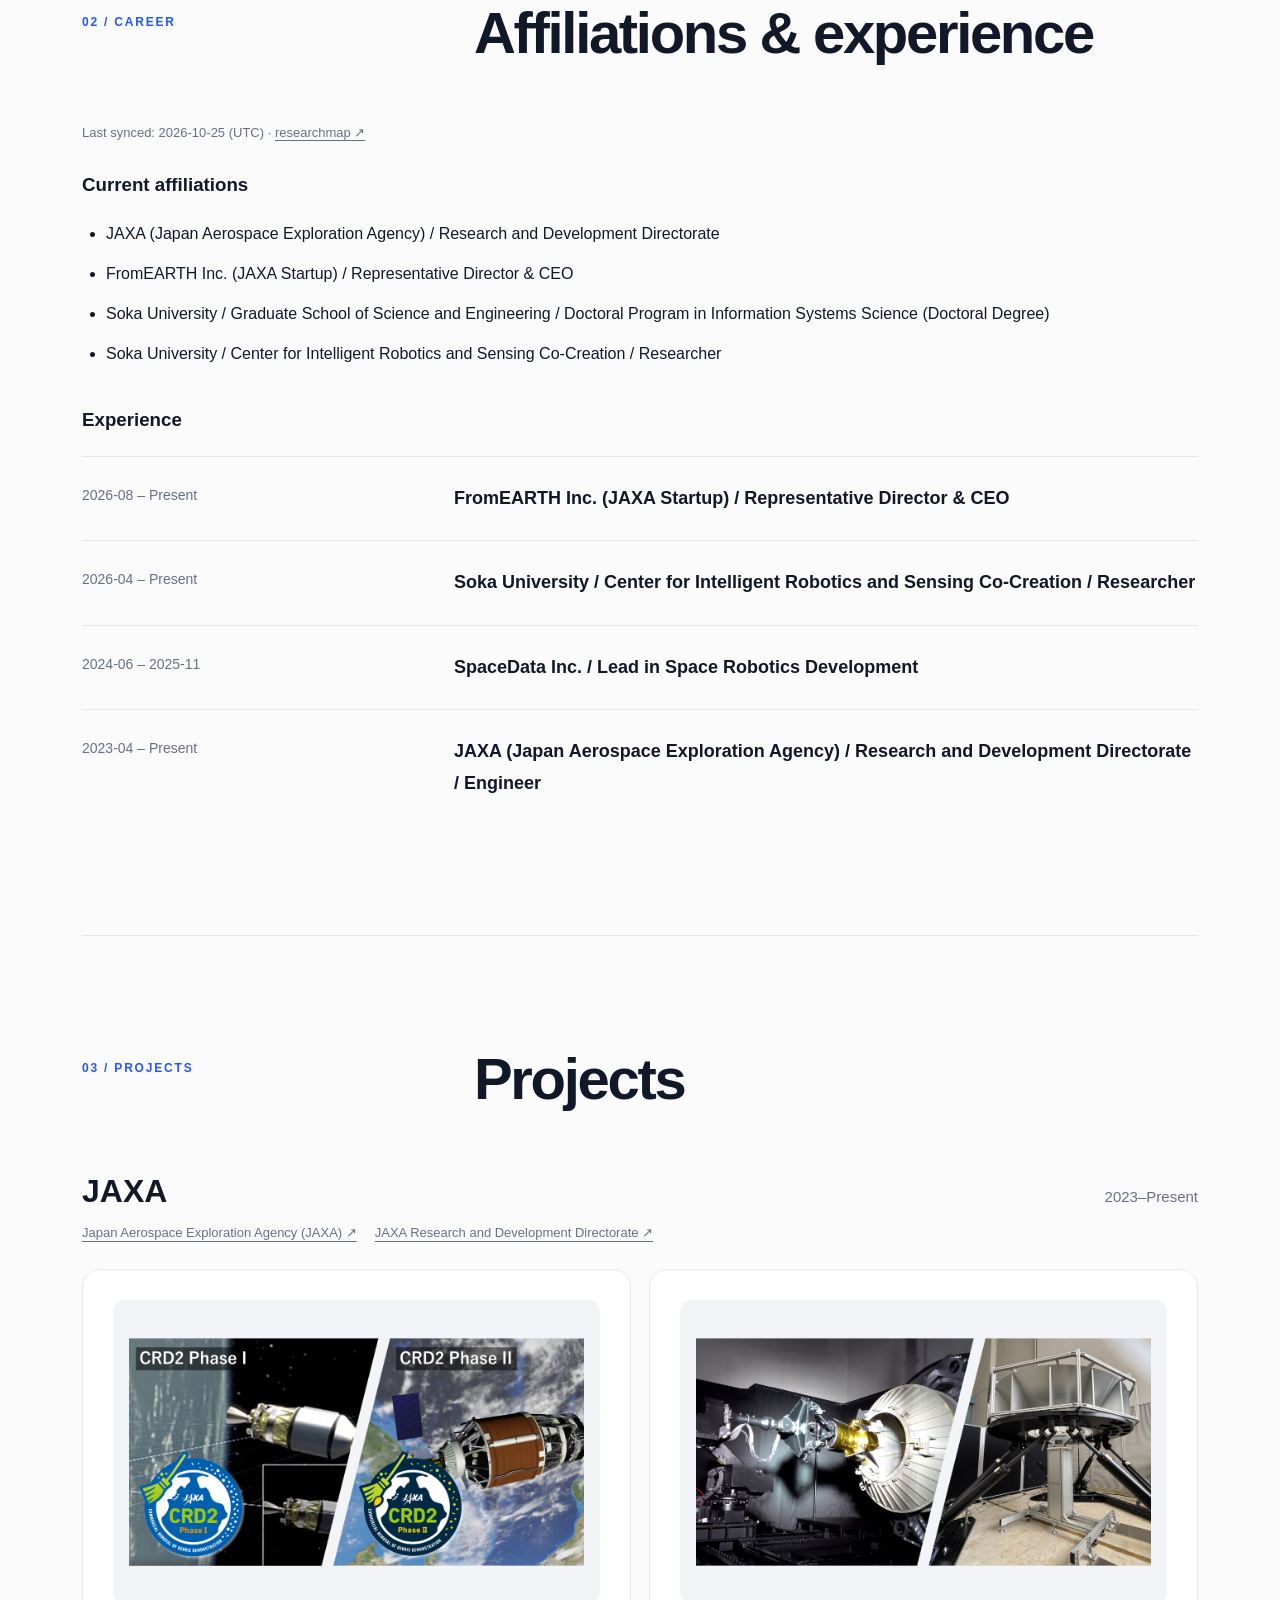
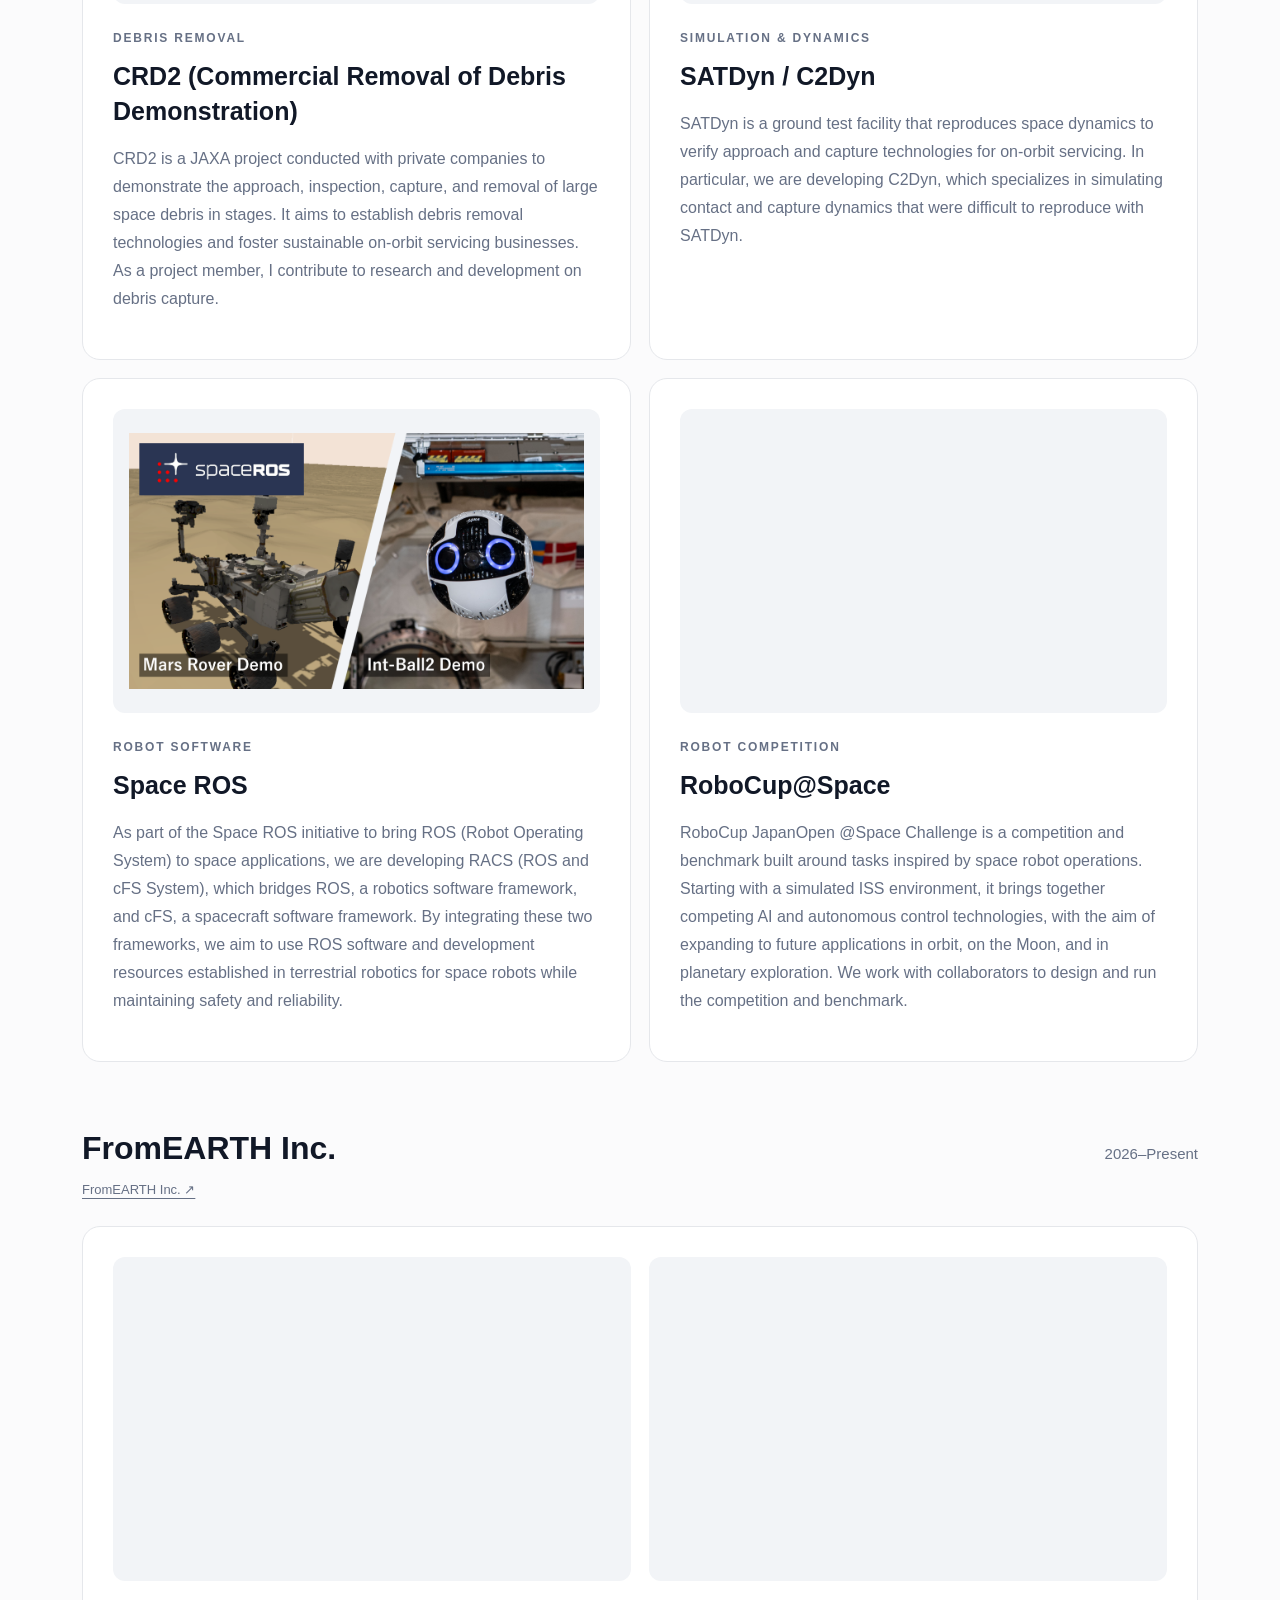
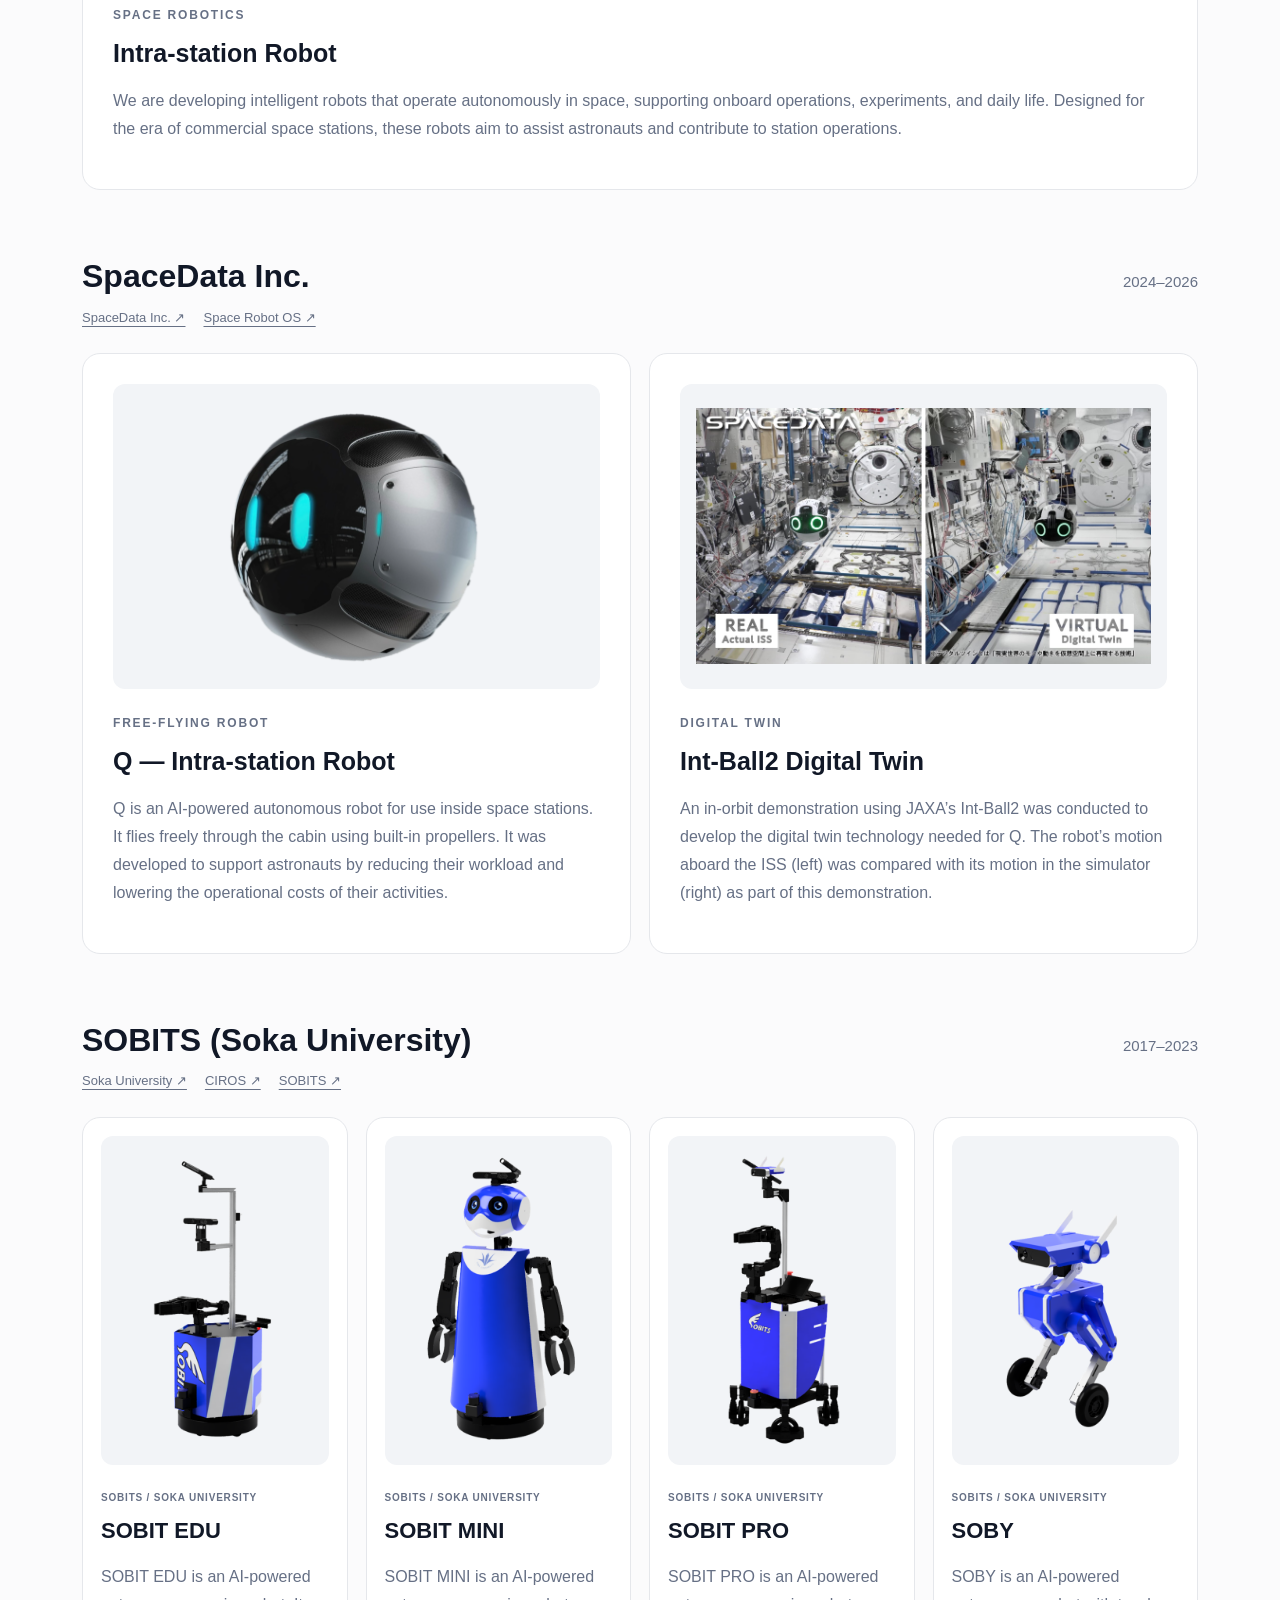
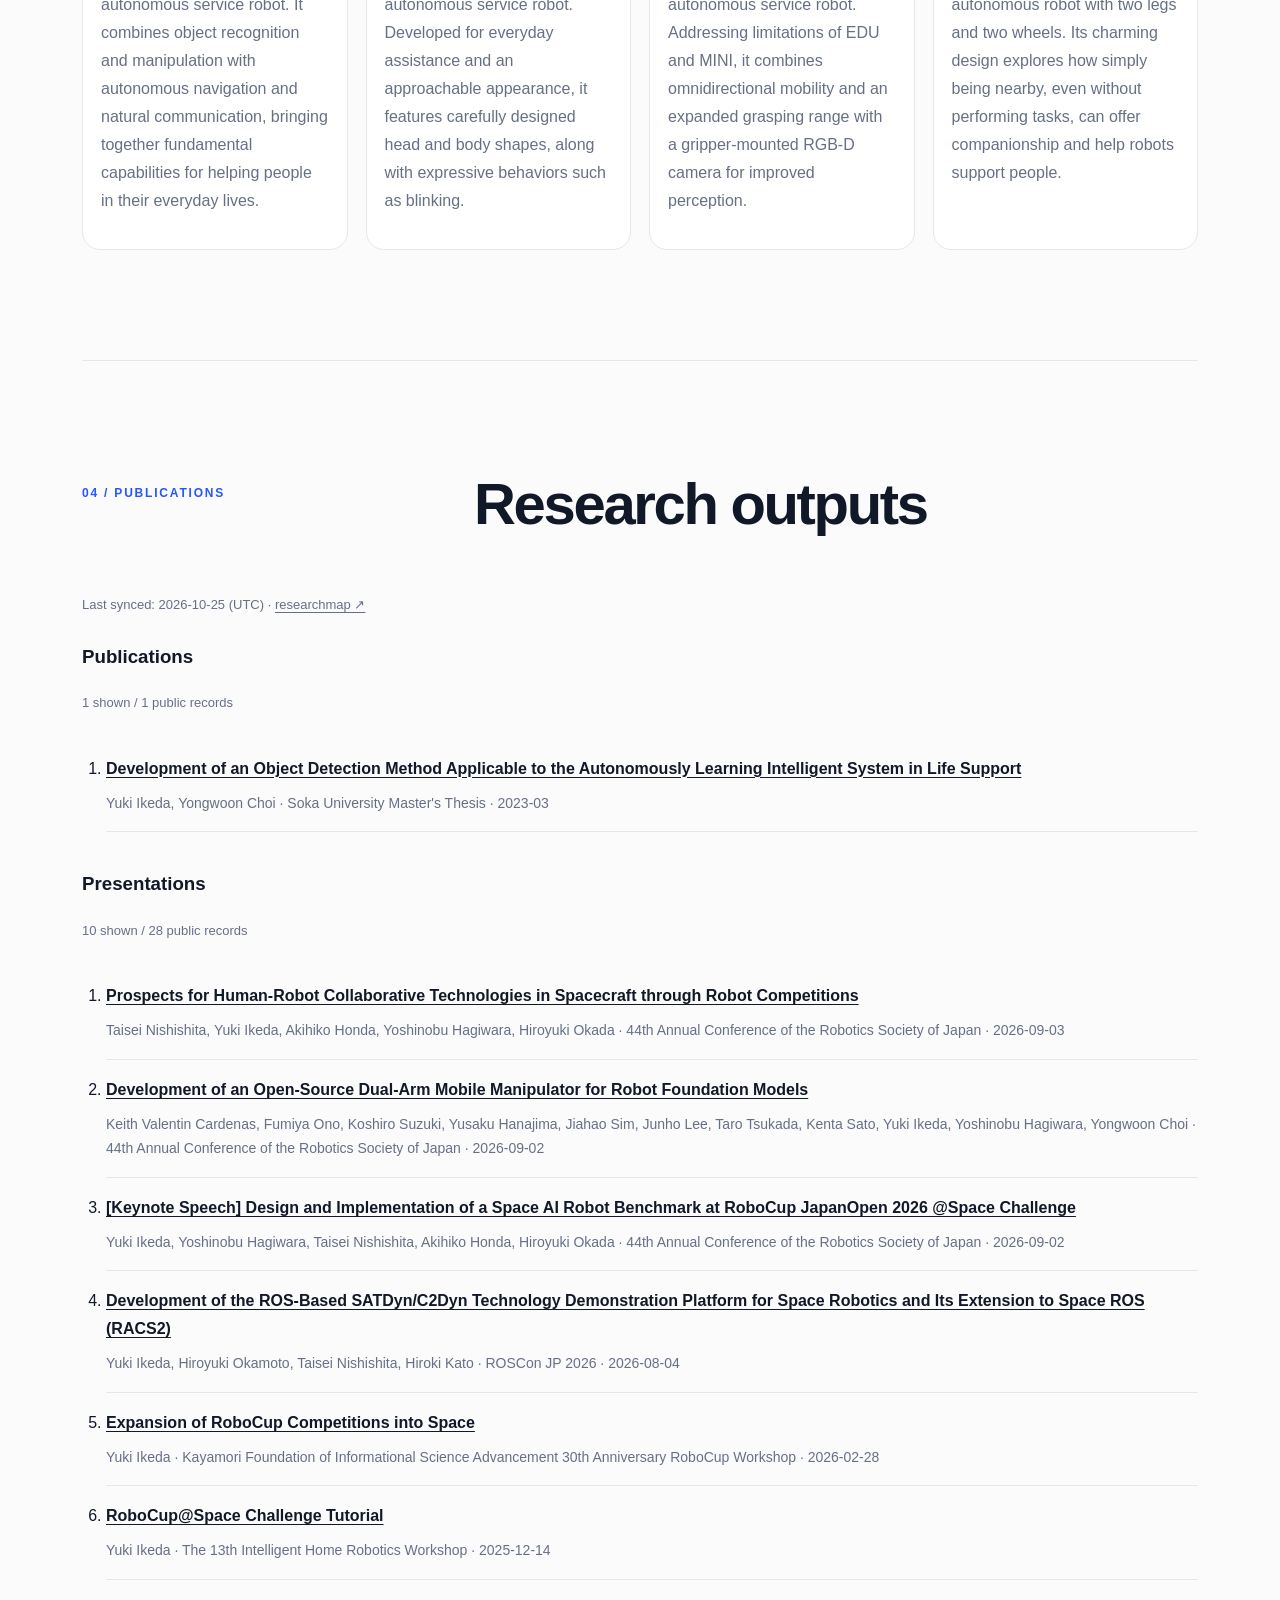
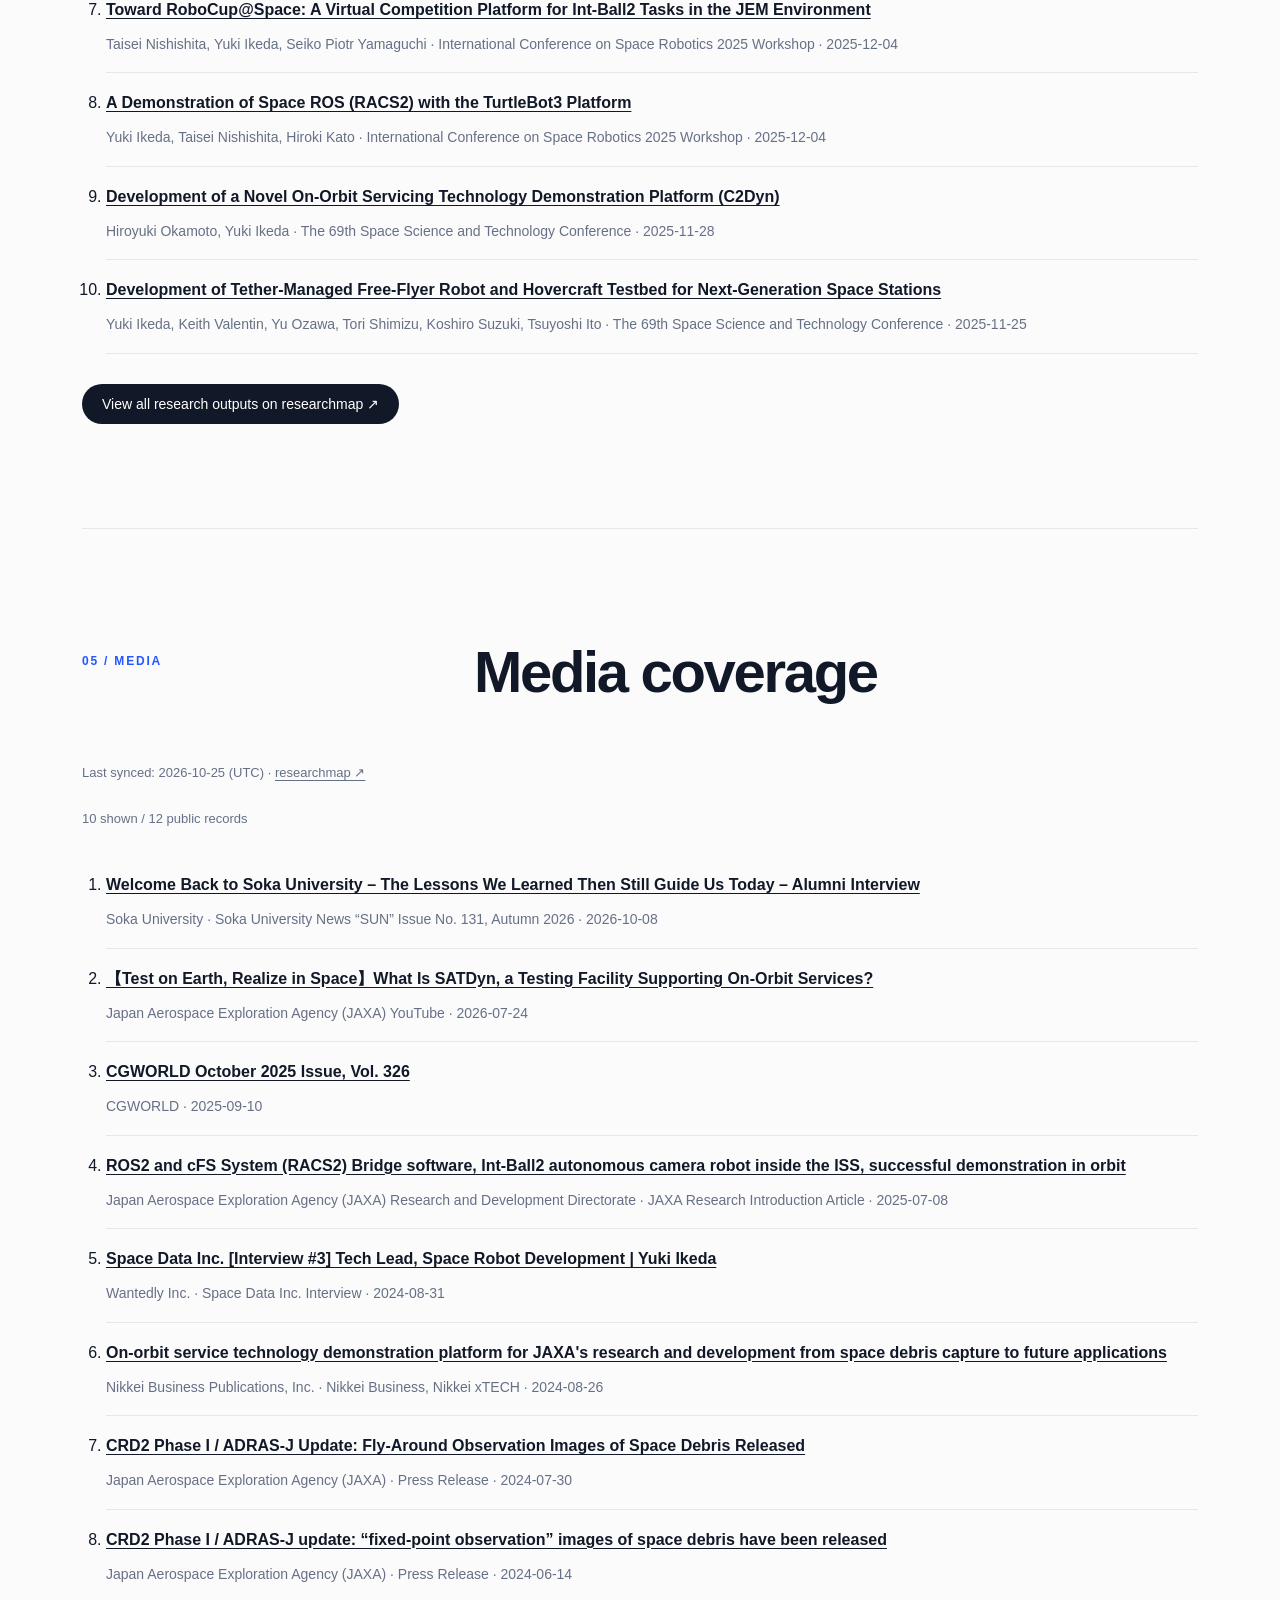
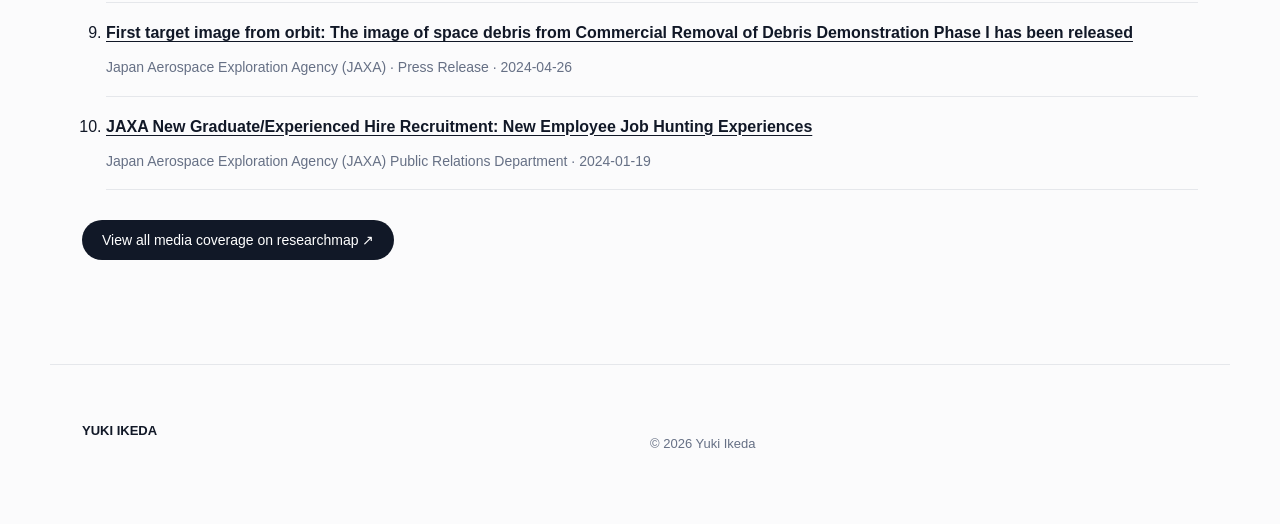
<file: en/index.html>
<!doctype html>
<html lang="en">
  <head>
    <meta charset="utf-8">
    <meta name="viewport" content="width=device-width,initial-scale=1">
    <title>Yuki Ikeda | Space × AI × Robotics</title>
    <meta name="description" content="Yuki Ikeda — researcher and robotics engineer working on space robotics, AI, autonomous robots, and human-robot interaction.">
    <link rel="alternate" hreflang="ja" href="../">
    <!-- ブラウザのタブに表示するYIアイコン -->
    <link rel="icon" href="../assets/favicon.ico" sizes="any">
    <link rel="icon" href="../assets/favicon.svg" type="image/svg+xml">
    <link rel="stylesheet" href="../assets/style.css">
  </head>
  <body>

    <!-- ナビゲーションと言語切り替え -->
    <header>
      <a class="logo" href="#top">YUKI IKEDA</a>
      <div class="rightnav">
        <nav>
          <a href="#about">About</a>
          <a href="#career">Career</a>
          <a href="#projects">Projects</a>
          <a href="#publications">Publications</a>
          <a href="#media">Media</a>
        </nav>
        <a class="lang" href="../" aria-label="日本語に切り替え">JA</a>
      </div>
    </header>
    <main id="top">

      <!-- トップ：氏名・研究テーマとプロフィール写真 -->
      <section class="hero">
        <div class="hero-identity">
          <p class="eyebrow">RESEARCHER · ROBOTICS ENGINEER</p>
          <h1>Yuki Ikeda</h1>
        </div>
        <div class="hero-portrait">
          <img src="../img/ikeda_yuki.jpg" alt="Yuki Ikeda" width="1921" height="1920" fetchpriority="high" decoding="async">
        </div>
        <div class="hero-details">
          <p class="hero-theme">Space × AI × Robotics</p>
          <p class="lead">Developing robotic systems that autonomously perceive,<br>make decisions, and act in space environments.</p>

          <!-- 白いアイコンを濃色背景に配置したプロフィールリンク -->
          <ul class="profile-links" aria-label="Social and research profiles">
            <li>
              <a href="https://twitter.com/YukiIkeda0810" aria-label="X" title="X" target="_blank" rel="noopener noreferrer">
                <img src="../icon/x.png" alt="" width="48" height="48" decoding="async">
              </a>
            </li>
            <li>
              <a href="https://www.instagram.com/yuki.amazing/" aria-label="Instagram" title="Instagram" target="_blank" rel="noopener noreferrer">
                <img src="../icon/instagram.png" alt="" width="48" height="48" decoding="async">
              </a>
            </li>
            <li>
              <a href="https://www.facebook.com/profile.php?id=100005234762869" aria-label="Facebook" title="Facebook" target="_blank" rel="noopener noreferrer">
                <img src="../icon/facebook.png" alt="" width="48" height="48" decoding="async">
              </a>
            </li>
            <li>
              <a href="https://www.linkedin.com/in/yuki-ikeda-73440b222/" aria-label="LinkedIn" title="LinkedIn" target="_blank" rel="noopener noreferrer">
                <img src="../icon/linkedin.png" alt="" width="48" height="48" decoding="async">
              </a>
            </li>
            <li>
              <a href="https://qiita.com/YukiIkeda_robot" aria-label="Qiita" title="Qiita" target="_blank" rel="noopener noreferrer">
                <img src="../icon/qiita.png" alt="" width="48" height="48" decoding="async">
              </a>
            </li>
            <li>
              <a href="https://github.com/Yuki-Ikeda0810" aria-label="GitHub" title="GitHub" target="_blank" rel="noopener noreferrer">
                <img src="../icon/github.png" alt="" width="48" height="48" decoding="async">
              </a>
            </li>
            <li>
              <a href="https://orcid.org/0009-0006-9242-6499" aria-label="ORCID" title="ORCID" target="_blank" rel="noopener noreferrer">
                <img src="../icon/orcid.png" alt="" width="48" height="48" decoding="async">
              </a>
            </li>
            <li>
              <a href="https://researchmap.jp/yukiikeda?lang=en" aria-label="researchmap" title="researchmap" target="_blank" rel="noopener noreferrer">
                <img src="../icon/reseachmap.png" alt="" width="48" height="48" decoding="async">
              </a>
            </li>
          </ul>
        </div>
      </section>

      <!-- 自己紹介 -->
      <section id="about">
        <div class="section-title">
          <p>01 / ABOUT</p>
          <h2>Bridging intelligent robotics on Earth<br>and robotics in space.</h2>
        </div>
        <div class="about">
          <p>Drawing on my experience in terrestrial intelligent robotics, particularly service robots, and in space robotics research and development since joining JAXA, I work to connect these two fields. My research focuses on bringing intelligent robotics to space applications.</p>
          <p>This site presents key research topics, research and development projects, and research outputs.</p>
        </div>
      </section>

      <!-- researchmapの公開情報から自動生成 -->
      <section id="career">
        <!-- researchmap:career:start -->
        <div class="section-title"><p>02 / CAREER</p><h2>Affiliations &amp; experience</h2></div>
        <p class="sync-note">Last synced: 2026-10-25 (UTC) · <a href="https://researchmap.jp/yukiikeda?lang=en" target="_blank" rel="noopener noreferrer">researchmap ↗</a></p>
        <h3>Current affiliations</h3>
        <ul class="affiliation-list">
        <li>JAXA (Japan Aerospace Exploration Agency) / Research and Development Directorate</li>
        <li>FromEARTH Inc. (JAXA Startup) / Representative Director &amp; CEO</li>
        <li>Soka University / Graduate School of Science and Engineering / Doctoral Program in Information Systems Science (Doctoral Degree)</li>
        <li>Soka University / Center for Intelligent Robotics and Sensing Co-Creation / Researcher</li>
        </ul>
        <h3>Experience</h3>
        <div class="career">
        <div><span>2026-08 – Present</span><h4>FromEARTH Inc. (JAXA Startup) / Representative Director &amp; CEO</h4></div>
        <div><span>2026-04 – Present</span><h4>Soka University / Center for Intelligent Robotics and Sensing Co-Creation / Researcher</h4></div>
        <div><span>2024-06 – 2025-11</span><h4>SpaceData Inc. / Lead in Space Robotics Development</h4></div>
        <div><span>2023-04 – Present</span><h4>JAXA (Japan Aerospace Exploration Agency) / Research and Development Directorate / Engineer</h4></div>
        </div>
        <!-- researchmap:career:end -->
      </section>

      <!-- 開発組織ごとのプロジェクト -->
      <section id="projects">
        <div class="section-title">
          <p>03 / PROJECTS</p>
          <h2>Projects</h2>
        </div>

        <!-- JAXA -->
        <div class="project-group" aria-labelledby="jaxa-title">
          <div class="organization-header">
            <div class="organization-name">
              <h3 class="organization-heading" id="jaxa-title">JAXA</h3>
              <div class="organization-links">
                <a class="organization-link" href="https://global.jaxa.jp/" target="_blank" rel="noopener noreferrer">Japan Aerospace Exploration Agency (JAXA) ↗</a>
                <a class="organization-link" href="https://www.kenkai.jaxa.jp/eng/" target="_blank" rel="noopener noreferrer">JAXA Research and Development Directorate ↗</a>
              </div>
            </div>
            <p class="organization-period">2023–Present</p>
          </div>
          <div class="grid projects">
            <article>
              <div class="visual project-image">
                <img src="../img/crd2.png" alt="CRD2 (Commercial Removal of Debris Demonstration)" width="3478" height="1957" loading="lazy" decoding="async">
              </div>
              <p class="tag">DEBRIS REMOVAL</p>
              <h4>CRD2 (Commercial Removal of Debris Demonstration)</h4>
              <p>CRD2 is a JAXA project conducted with private companies to demonstrate the approach, inspection, capture, and removal of large space debris in stages. It aims to establish debris removal technologies and foster sustainable on-orbit servicing businesses. As a project member, I contribute to research and development on debris capture.</p>
            </article>
            <article>
              <div class="visual project-image">
                <img src="../img/satdyn_c2dyn.png" alt="SATDyn / C2Dyn" width="4400" height="2475" loading="lazy" decoding="async">
              </div>
              <p class="tag">SIMULATION &amp; DYNAMICS</p>
              <h4>SATDyn / C2Dyn</h4>
              <p>SATDyn is a ground test facility that reproduces space dynamics to verify approach and capture technologies for on-orbit servicing. In particular, we are developing C2Dyn, which specializes in simulating contact and capture dynamics that were difficult to reproduce with SATDyn.</p>
            </article>
            <article>
              <div class="visual project-image">
                <img src="../img/space_ros.png" alt="Space ROS" width="3270" height="1839" loading="lazy" decoding="async">
              </div>
              <p class="tag">ROBOT SOFTWARE</p>
              <h4>Space ROS</h4>
              <p>As part of the Space ROS initiative to bring ROS (Robot Operating System) to space applications, we are developing RACS (ROS and cFS System), which bridges ROS, a robotics software framework, and cFS, a spacecraft software framework. By integrating these two frameworks, we aim to use ROS software and development resources established in terrestrial robotics for space robots while maintaining safety and reliability.</p>
            </article>
            <article>
              <div class="visual project-image">
                <img src="../img/robocup_space.png" alt="RoboCup@Space" width="4400" height="2475" loading="lazy" decoding="async">
              </div>
              <p class="tag">ROBOT COMPETITION</p>
              <h4>RoboCup@Space</h4>
              <p>RoboCup JapanOpen @Space Challenge is a competition and benchmark built around tasks inspired by space robot operations. Starting with a simulated ISS environment, it brings together competing AI and autonomous control technologies, with the aim of expanding to future applications in orbit, on the Moon, and in planetary exploration. We work with collaborators to design and run the competition and benchmark.</p>
            </article>
          </div>
        </div>

        <!-- FromEARTH Inc. -->
        <div class="project-group" aria-labelledby="fromearth-title">
          <div class="organization-header">
            <div class="organization-name">
              <h3 class="organization-heading" id="fromearth-title">FromEARTH Inc.</h3>
              <div class="organization-links">
                <a class="organization-link" href="https://www.fe-robotics.com/" target="_blank" rel="noopener noreferrer">FromEARTH Inc. ↗</a>
              </div>
            </div>
            <p class="organization-period">2026–Present</p>
          </div>
          <div class="grid projects projects-single">
            <article>
              <!-- 同じロボットの2枚の画像 -->
              <div class="project-gallery">
                <div class="visual project-image">
                  <img src="../img/bot_fe_01.png" alt="FromEARTH Inc. intra-station robot (view 1)" width="1254" height="1254" loading="lazy" decoding="async">
                </div>
                <div class="visual project-image">
                  <img src="../img/bot_fe_02.png" alt="FromEARTH Inc. intra-station robot (view 2)" width="4352" height="2445" loading="lazy" decoding="async">
                </div>
              </div>
              <p class="tag">SPACE ROBOTICS</p>
              <h4>Intra-station Robot</h4>
              <p>We are developing intelligent robots that operate autonomously in space, supporting onboard operations, experiments, and daily life. Designed for the era of commercial space stations, these robots aim to assist astronauts and contribute to station operations.</p>
            </article>
          </div>
        </div>

        <!-- SpaceData Inc. -->
        <div class="project-group" aria-labelledby="spacedata-title">
          <div class="organization-header">
            <div class="organization-name">
              <h3 class="organization-heading" id="spacedata-title">SpaceData Inc.</h3>
              <div class="organization-links">
                <a class="organization-link" href="https://en.spacedata.jp/" target="_blank" rel="noopener noreferrer">SpaceData Inc. ↗</a>
                <a class="organization-link" href="https://en.spacedata.jp/business/space-robot" target="_blank" rel="noopener noreferrer">Space Robot OS ↗</a>
              </div>
            </div>
            <p class="organization-period">2024–2026</p>
          </div>
          <div class="grid projects">
            <article>
              <div class="visual project-image">
                <img src="../img/bot_q.png" alt="Q" width="561" height="548" loading="lazy" decoding="async">
              </div>
              <p class="tag">FREE-FLYING ROBOT</p>
              <h4>Q — Intra-station Robot</h4>
              <p>Q is an AI-powered autonomous robot for use inside space stations. It flies freely through the cabin using built-in propellers. It was developed to support astronauts by reducing their workload and lowering the operational costs of their activities.</p>
            </article>
            <article>
              <div class="visual project-image">
                <img src="../img/ib2_digitaltwin.jpg" alt="Int-Ball2 Digital Twin" width="1920" height="1080" loading="lazy" decoding="async">
              </div>
              <p class="tag">DIGITAL TWIN</p>
              <h4>Int-Ball2 Digital Twin</h4>
              <p>An in-orbit demonstration using JAXA’s Int-Ball2 was conducted to develop the digital twin technology needed for Q. The robot’s motion aboard the ISS (left) was compared with its motion in the simulator (right) as part of this demonstration.</p>
            </article>
          </div>
        </div>

        <!-- SOBITS (Soka University) -->
        <div class="project-group" aria-labelledby="sobits-title">
          <div class="organization-header">
            <div class="organization-name">
              <h3 class="organization-heading" id="sobits-title">SOBITS (Soka University)</h3>
              <div class="organization-links">
                <a class="organization-link" href="https://www.soka.ac.jp/en/" target="_blank" rel="noopener noreferrer">Soka University ↗</a>
                <a class="organization-link" href="https://ciros-soka.github.io/" target="_blank" rel="noopener noreferrer">CIROS ↗</a>
                <a class="organization-link" href="https://home.soka.ac.jp/~teamsobits/" target="_blank" rel="noopener noreferrer">SOBITS ↗</a>
              </div>
            </div>
            <p class="organization-period">2017–2023</p>
          </div>
          <div class="grid projects sobits-projects">
            <article>
              <div class="visual project-image">
                <img src="../img/sobit_edu.png" alt="SOBIT EDU" width="540" height="780" loading="lazy" decoding="async">
              </div>
              <p class="tag">SOBITS / SOKA UNIVERSITY</p>
              <h4>SOBIT EDU</h4>
              <p>SOBIT EDU is an AI-powered autonomous service robot. It combines object recognition and manipulation with autonomous navigation and natural communication, bringing together fundamental capabilities for helping people in their everyday lives.</p>
            </article>
            <article>
              <div class="visual project-image">
                <img src="../img/sobit_mini.png" alt="SOBIT MINI" width="540" height="780" loading="lazy" decoding="async">
              </div>
              <p class="tag">SOBITS / SOKA UNIVERSITY</p>
              <h4>SOBIT MINI</h4>
              <p>SOBIT MINI is an AI-powered autonomous service robot. Developed for everyday assistance and an approachable appearance, it features carefully designed head and body shapes, along with expressive behaviors such as blinking.</p>
            </article>
            <article>
              <div class="visual project-image">
                <img src="../img/sobit_pro.png" alt="SOBIT PRO" width="540" height="780" loading="lazy" decoding="async">
              </div>
              <p class="tag">SOBITS / SOKA UNIVERSITY</p>
              <h4>SOBIT PRO</h4>
              <p>SOBIT PRO is an AI-powered autonomous service robot. Addressing limitations of EDU and MINI, it combines omnidirectional mobility and an expanded grasping range with a gripper-mounted RGB-D camera for improved perception.</p>
            </article>
            <article>
              <div class="visual project-image">
                <img src="../img/soby.png" alt="SOBY" width="540" height="780" loading="lazy" decoding="async">
              </div>
              <p class="tag">SOBITS / SOKA UNIVERSITY</p>
              <h4>SOBY</h4>
              <p>SOBY is an AI-powered autonomous robot with two legs and two wheels. Its charming design explores how simply being nearby, even without performing tasks, can offer companionship and help robots support people.</p>
            </article>
          </div>
        </div>
      </section>

      <!-- 研究業績 -->
      <section id="publications">
        <div class="section-title">
          <p>04 / PUBLICATIONS</p>
          <h2>Research outputs</h2>
        </div>
        <!-- researchmap:publications:start -->
        <p class="sync-note">Last synced: 2026-10-25 (UTC) · <a href="https://researchmap.jp/yukiikeda?lang=en" target="_blank" rel="noopener noreferrer">researchmap ↗</a></p>
        <h3>Publications</h3>
        <p class="sync-note">1 shown / 1 public records</p>
        <ol class="publication-list">
        <li><a href="https://researchmap.jp/yukiikeda/published_papers/45884820?lang=en" target="_blank" rel="noopener noreferrer">Development of an Object Detection Method Applicable to the Autonomously Learning Intelligent System in Life Support</a><p>Yuki Ikeda, Yongwoon Choi · Soka University Master&#x27;s Thesis · 2023-03</p></li>
        </ol>
        <h3>Presentations</h3>
        <p class="sync-note">10 shown / 28 public records</p>
        <ol class="publication-list">
        <li><a href="https://researchmap.jp/yukiikeda/presentations/54892330?lang=en" target="_blank" rel="noopener noreferrer">Prospects for Human-Robot Collaborative Technologies in Spacecraft through Robot Competitions</a><p>Taisei Nishishita, Yuki Ikeda, Akihiko Honda, Yoshinobu Hagiwara, Hiroyuki Okada · 44th Annual Conference of the Robotics Society of Japan · 2026-09-03</p></li>
        <li><a href="https://researchmap.jp/yukiikeda/presentations/54892338?lang=en" target="_blank" rel="noopener noreferrer">Development of an Open-Source Dual-Arm Mobile Manipulator for Robot Foundation Models</a><p>Keith Valentin Cardenas, Fumiya Ono, Koshiro Suzuki, Yusaku Hanajima, Jiahao Sim, Junho Lee, Taro Tsukada, Kenta Sato, Yuki Ikeda, Yoshinobu Hagiwara, Yongwoon Choi · 44th Annual Conference of the Robotics Society of Japan · 2026-09-02</p></li>
        <li><a href="https://researchmap.jp/yukiikeda/presentations/54892323?lang=en" target="_blank" rel="noopener noreferrer">[Keynote Speech] Design and Implementation of a Space AI Robot Benchmark at RoboCup JapanOpen 2026 @Space Challenge</a><p>Yuki Ikeda, Yoshinobu Hagiwara, Taisei Nishishita, Akihiko Honda, Hiroyuki Okada · 44th Annual Conference of the Robotics Society of Japan · 2026-09-02</p></li>
        <li><a href="https://researchmap.jp/yukiikeda/presentations/54581089?lang=en" target="_blank" rel="noopener noreferrer">Development of the ROS-Based SATDyn/C2Dyn Technology Demonstration Platform for Space Robotics and Its Extension to Space ROS (RACS2)</a><p>Yuki Ikeda, Hiroyuki Okamoto, Taisei Nishishita, Hiroki Kato · ROSCon JP 2026 · 2026-08-04</p></li>
        <li><a href="https://researchmap.jp/yukiikeda/presentations/54892416?lang=en" target="_blank" rel="noopener noreferrer">Expansion of RoboCup Competitions into Space</a><p>Yuki Ikeda · Kayamori Foundation of Informational Science Advancement 30th Anniversary RoboCup Workshop · 2026-02-28</p></li>
        <li><a href="https://researchmap.jp/yukiikeda/presentations/51863394?lang=en" target="_blank" rel="noopener noreferrer">RoboCup@Space Challenge Tutorial</a><p>Yuki Ikeda · The 13th Intelligent Home Robotics Workshop · 2025-12-14</p></li>
        <li><a href="https://researchmap.jp/yukiikeda/presentations/51863377?lang=en" target="_blank" rel="noopener noreferrer">Toward RoboCup@Space: A Virtual Competition Platform for Int-Ball2 Tasks in the JEM Environment</a><p>Taisei Nishishita, Yuki Ikeda, Seiko Piotr Yamaguchi · International Conference on Space Robotics 2025 Workshop · 2025-12-04</p></li>
        <li><a href="https://researchmap.jp/yukiikeda/presentations/51863329?lang=en" target="_blank" rel="noopener noreferrer">A Demonstration of Space ROS (RACS2) with the TurtleBot3 Platform</a><p>Yuki Ikeda, Taisei Nishishita, Hiroki Kato · International Conference on Space Robotics 2025 Workshop · 2025-12-04</p></li>
        <li><a href="https://researchmap.jp/yukiikeda/presentations/51863306?lang=en" target="_blank" rel="noopener noreferrer">Development of a Novel On-Orbit Servicing Technology Demonstration Platform (C2Dyn)</a><p>Hiroyuki Okamoto, Yuki Ikeda · The 69th Space Science and Technology Conference · 2025-11-28</p></li>
        <li><a href="https://researchmap.jp/yukiikeda/presentations/51864378?lang=en" target="_blank" rel="noopener noreferrer">Development of Tether-Managed Free-Flyer Robot and Hovercraft Testbed for Next-Generation Space Stations</a><p>Yuki Ikeda, Keith Valentin, Yu Ozawa, Tori Shimizu, Koshiro Suzuki, Tsuyoshi Ito · The 69th Space Science and Technology Conference · 2025-11-25</p></li>
        </ol>
        <a class="primary" href="https://researchmap.jp/yukiikeda?lang=en" target="_blank" rel="noopener noreferrer">View all research outputs on researchmap ↗</a>
        <!-- researchmap:publications:end -->
      </section>


      <!-- researchmap media coverage -->
      <section id="media">
        <div class="section-title">
          <p>05 / MEDIA</p>
          <h2>Media coverage</h2>
        </div>
        <!-- researchmap:media:start -->
        <p class="sync-note">Last synced: 2026-10-25 (UTC) · <a href="https://researchmap.jp/yukiikeda?lang=en" target="_blank" rel="noopener noreferrer">researchmap ↗</a></p>
        <p class="sync-note">10 shown / 12 public records</p>
        <ol class="publication-list">
        <li><a href="https://www.soka.ac.jp/sun_file/131/9/index.html" target="_blank" rel="noopener noreferrer">Welcome Back to Soka University – The Lessons We Learned Then Still Guide Us Today – Alumni Interview</a><p>Soka University · Soka University News “SUN” Issue No. 131, Autumn 2026 · 2026-10-08</p></li>
        <li><a href="https://www.youtube.com/watch?v=6xhwpzKdXIs&amp;t=51s" target="_blank" rel="noopener noreferrer">【Test on Earth, Realize in Space】What Is SATDyn, a Testing Facility Supporting On-Orbit Services?</a><p>Japan Aerospace Exploration Agency (JAXA) YouTube · 2026-07-24</p></li>
        <li><a href="https://cgworld.jp/magazine/cgw326.html" target="_blank" rel="noopener noreferrer">CGWORLD October 2025 Issue, Vol. 326</a><p>CGWORLD · 2025-09-10</p></li>
        <li><a href="https://www.kenkai.jaxa.jp/research/innovation/racs2.html" target="_blank" rel="noopener noreferrer">ROS2 and cFS System (RACS2) Bridge software, Int-Ball2 autonomous camera robot inside the ISS, successful demonstration in orbit</a><p>Japan Aerospace Exploration Agency (JAXA) Research and Development Directorate · JAXA Research Introduction Article · 2025-07-08</p></li>
        <li><a href="https://www.wantedly.com/companies/spacedata/post_articles/923015" target="_blank" rel="noopener noreferrer">Space Data Inc. [Interview #3] Tech Lead, Space Robot Development | Yuki Ikeda</a><p>Wantedly Inc. · Space Data Inc. Interview · 2024-08-31</p></li>
        <li><a href="https://special.nikkeibp.co.jp/atclh/NXT/20/dSPACE2020/vol11_1/" target="_blank" rel="noopener noreferrer">On-orbit service technology demonstration platform for JAXA&#x27;s research and development from space debris capture to future applications</a><p>Nikkei Business Publications, Inc. · Nikkei Business, Nikkei xTECH · 2024-08-26</p></li>
        <li><a href="https://global.jaxa.jp/press/2024/07/20240730-1_e.html" target="_blank" rel="noopener noreferrer">CRD2 Phase I / ADRAS-J Update: Fly-Around Observation Images of Space Debris Released</a><p>Japan Aerospace Exploration Agency (JAXA) · Press Release · 2024-07-30</p></li>
        <li><a href="https://global.jaxa.jp/press/2024/06/20240614-2_e.html" target="_blank" rel="noopener noreferrer">CRD2 Phase I / ADRAS-J update: “fixed-point observation” images of space debris have been released</a><p>Japan Aerospace Exploration Agency (JAXA) · Press Release · 2024-06-14</p></li>
        <li><a href="https://global.jaxa.jp/press/2024/04/20240426-2_e.html" target="_blank" rel="noopener noreferrer">First target image from orbit: The image of space debris from Commercial Removal of Debris Demonstration Phase I has been released</a><p>Japan Aerospace Exploration Agency (JAXA) · Press Release · 2024-04-26</p></li>
        <li><a href="https://www.instagram.com/p/C2Q3HvtSoHh/?igsh=cjhod242MzMybGQ1" target="_blank" rel="noopener noreferrer">JAXA New Graduate/Experienced Hire Recruitment: New Employee Job Hunting Experiences</a><p>Japan Aerospace Exploration Agency (JAXA) Public Relations Department · 2024-01-19</p></li>
        </ol>
        <a class="primary" href="https://researchmap.jp/yukiikeda/media_coverage?lang=en" target="_blank" rel="noopener noreferrer">View all media coverage on researchmap ↗</a>
        <!-- researchmap:media:end -->
      </section>

    </main>

    <!-- フッター -->
    <footer>
      <b>YUKI IKEDA</b>
      <p>© 2026 Yuki Ikeda</p>
    </footer>
  </body>
</html>
</file>
<file: assets/style.css>
/* 共通カラー */
:root {
  --ink: #111827;
  --muted: #667085;
  --line: #e5e7eb;
  --accent: #2457ff;
  --paper: #fbfbfc;
}

/* ページ全体の基本設定 */
* {
  box-sizing: border-box;
}

html {
  scroll-behavior: smooth;
}

body {
  margin: 0;
  background: var(--paper);
  color: var(--ink);
  font-family: Inter,"Noto Sans JP","Yu Gothic",Meiryo,ui-sans-serif,-apple-system,BlinkMacSystemFont,"Segoe UI",sans-serif;
  line-height: 1.75;
}

/* ヘッダーとナビゲーション */
header {
  height: 72px;
  padding: 0 max(5vw,24px);
  display: flex;
  align-items: center;
  justify-content: space-between;
  border-bottom: 1px solid var(--line);
  position: sticky;
  top: 0;
  background: rgba(251,251,252,.92);
  backdrop-filter: blur(12px);
  z-index: 10;
}

.logo {
  font-weight: 800;
  letter-spacing: .08em;
}

.rightnav {
  display: flex;
  align-items: center;
  gap: 28px;
}

a {
  color: inherit;
  text-decoration: none;
}

nav {
  display: flex;
  gap: 28px;
  font-size: 14px;
}

.lang {
  border: 1px solid var(--line);
  border-radius: 999px;
  padding: 5px 11px;
  font-size: 12px;
  font-weight: 800;
  letter-spacing: .08em;
  background: white;
}

/* コンテンツ幅とトップの基本レイアウト */
main,footer {
  max-width: 1180px;
  margin: auto;
  padding-left: 32px;
  padding-right: 32px;
}

.hero {
  min-height: 78vh;
  display: flex;
  flex-direction: column;
  justify-content: center;
  padding: 80px 0;
}

.eyebrow,.section-title>p,.tag {
  font-size: 12px;
  letter-spacing: .15em;
  font-weight: 700;
  color: var(--accent);
}

/* 見出し・リード文・ボタン */
h1 {
  font-size: clamp(52px,8.5vw,108px);
  line-height: 1;
  letter-spacing: -.055em;
  margin: 18px 0 32px;
  max-width: 1050px;
}

html[lang="ja"] h1 {
  letter-spacing: -.045em;
}

h1 span {
  color: #98a2b3;
}

.lead {
  font-size: clamp(18px,2vw,24px);
  max-width: 760px;
  color: var(--muted);
}

.actions {
  display: flex;
  gap: 22px;
  align-items: center;
  margin-top: 28px;
  flex-wrap: wrap;
}

.primary {
  background: var(--ink);
  color: white;
  padding: 12px 20px;
  border-radius: 999px;
  font-size: 14px;
}

/* セクション見出しとAbout本文 */
section:not(.hero) {
  padding: 110px 0;
  border-top: 1px solid var(--line);
}

.section-title {
  display: grid;
  grid-template-columns: 1fr 2fr;
  gap: 30px;
  margin-bottom: 56px;
}

.section-title h2 {
  font-size: clamp(34px,5vw,58px);
  line-height: 1.15;
  letter-spacing: -.04em;
  margin: 0;
}

.about {
  margin-left: 33.33%;
  max-width: 720px;
  font-size: 19px;
  color: #344054;
}

/* 研究・プロジェクトのカードと経歴 */
.grid {
  display: grid;
  grid-template-columns: repeat(2,1fr);
  gap: 18px;
}

.research article,.projects article,.pubbox {
  border: 1px solid var(--line);
  border-radius: 18px;
  padding: 30px;
  background: white;
}

.research b {
  font-size: 12px;
  color: #98a2b3;
}

.research h3,.projects h3,.pubbox h3 {
  font-size: 25px;
  margin: 28px 0 8px;
}

.research p,.projects p,.pubbox p {
  color: var(--muted);
}

.visual {
  height: 210px;
  border-radius: 12px;
  background: linear-gradient(135deg,#eef2ff,#f2f4f7);
  display: flex;
  align-items: center;
  justify-content: center;
  font-size: 64px;
  font-weight: 800;
  letter-spacing: -.06em;
  color: #98a2b3;
  margin-bottom: 24px;
}

.tag {
  margin-bottom: -18px!important;
}

.pubbox {
  display: flex;
  align-items: center;
  justify-content: space-between;
  gap: 30px;
}

.career>div {
  display: grid;
  grid-template-columns: 1fr 2fr;
  padding: 26px 0;
  border-top: 1px solid var(--line);
}

.career span {
  color: var(--muted);
  font-size: 14px;
}

.career h3 {
  margin: 0;
  font-size: 20px;
}

/* フッター */
footer {
  border-top: 1px solid var(--line);
  padding-top: 55px;
  padding-bottom: 55px;
  display: grid;
  grid-template-columns: 1fr 1fr;
  gap: 20px;
  color: var(--muted);
  font-size: 13px;
}

footer b {
  color: var(--ink);
}

/* スマートフォン向けの基本レイアウト */
@media(max-width:760px) {
  nav {
    display: none;
  }

  .rightnav {
    gap: 10px;
  }

  main,footer {
    padding-left: 20px;
    padding-right: 20px;
  }

  .hero {
    min-height: 70vh;
  }

  .section-title,.career>div,footer {
    grid-template-columns: 1fr;
  }

  .about {
    margin-left: 0;
  }

  .grid {
    grid-template-columns: 1fr;
  }

  .pubbox {
    align-items: flex-start;
    flex-direction: column;
  }

  section:not(.hero) {
    padding: 75px 0;
  }

  .visual {
    height: 160px;
  }
}

/* 自己紹介と、開発組織ごとのプロジェクト。 */
.about p:first-child {
  margin-top: 0;
}

.project-group+.project-group {
  margin-top: 64px;
}

.organization-heading {
  margin: 0 0 24px;
  font-size: clamp(24px,3vw,32px);
  line-height: 1.4;
}

.projects h4 {
  font-size: 25px;
  margin: 28px 0 8px;
  line-height: 1.4;
}

.project-image {
  height: auto;
  aspect-ratio: 16/10;
  background: #f2f4f7;
  overflow: hidden;
  padding: 16px;
}

.project-image img {
  display: block;
  width: 100%;
  height: 100%;
  min-height: 0;
  object-fit: contain;
}

section[id] {
  scroll-margin-top: 90px;
}

@media(max-width:760px) {
  .project-group+.project-group {
    margin-top: 48px;
  }

  .projects article {
    padding: 22px;
  }
}

/* トップの氏名と研究テーマ。 */
.hero h1 {
  font-size: clamp(40px, 5vw, 64px);
  margin-bottom: 20px;
  line-height: 1.15;
}

.hero-name-en {
  margin: 0 0 24px;
  color: var(--muted);
  font-size: 20px;
  letter-spacing: .08em;
}

.hero-theme {
  margin: 0;
  color: var(--accent);
  font-size: clamp(22px, 4vw, 40px);
  font-weight: 700;
  line-height: 1.4;
}

/* 自己紹介の横にプロフィール写真を配置。 */
.hero {
  display: grid;
  grid-template-columns: minmax(0, 1.4fr) minmax(0, 1fr);
  align-items: center;
  gap: clamp(28px, 5vw, 64px);
}

.hero-identity, .hero-details {
  min-width: 0;
}

.hero-portrait img {
  display: block;
  width: 100%;
  height: auto;
  border-radius: 24px;
}

.hero-theme {
  font-size: clamp(22px, 3vw, 34px);
}

/* SOBITSの縦長画像。画面幅に応じて4列・2列・1列に変更。 */
.sobits-projects {
  grid-template-columns: repeat(4, minmax(0, 1fr));
}

.sobits-projects article {
  padding: 18px;
}

.sobits-projects .project-image {
  aspect-ratio: 9 / 13;
  height: auto;
  padding: 8px;
}

.sobits-projects h4 {
  font-size: 22px;
}

.sobits-projects .tag {
  font-size: 10px;
  letter-spacing: .08em;
}

@media (max-width: 1000px) {
  .sobits-projects {
    grid-template-columns: repeat(2, minmax(0, 1fr));
  }
}

@media (max-width: 760px) {
  .hero {
    grid-template-columns: 1fr;
    gap: 36px;
  }

  .hero-portrait {
    width: 100%;
    max-width: 400px;
    justify-self: center;
  }
}

@media (max-width: 480px) {
  .sobits-projects {
    grid-template-columns: 1fr;
  }
}

/* SNSリンク。透明背景の白いロゴを濃色背景に配置。 */
.profile-links {
  display: grid;
  grid-template-columns: repeat(8, 52px);
  gap: 10px;
  width: fit-content;
  max-width: 100%;
  list-style: none;
  margin: 20px 0 0;
  padding: 12px;
  background: #111827;
  border-radius: 16px;
}

.profile-links li {
  min-width: 0;
}

.profile-links a {
  display: flex;
  align-items: center;
  justify-content: center;
  width: 52px;
  height: 52px;
  border-radius: 10px;
}

.profile-links img {
  display: block;
  width: 48px;
  height: 48px;
  object-fit: contain;
  border-radius: 12px;
}

.profile-links a:hover {
  background: #334155;
}

.profile-links a:focus-visible {
  outline: 2px solid #fff;
  outline-offset: 1px;
  background: #334155;
}

/* 写真とリンク欄の下端をそろえる。 */
.hero-portrait {
  align-self: end;
}

@media (min-width: 761px) and (max-width: 1100px), (max-width: 550px) {
  .profile-links {
    grid-template-columns: repeat(4, 52px);
  }
}

/* スマホではSNS欄を本文幅いっぱいに広げ、各アイコンを均等に中央配置。 */
@media (max-width: 760px) {
  .profile-links {
    width: 100%;
    margin-inline: 0;
    grid-template-columns: repeat(4, minmax(0, 1fr));
    justify-items: center;
  }
}

@media (min-width: 551px) and (max-width: 760px) {
  .profile-links {
    grid-template-columns: repeat(8, minmax(0, 1fr));
  }
}

/* 組織名の横に活動期間を表示。 */
.organization-header {
  display: flex;
  align-items: baseline;
  justify-content: space-between;
  flex-wrap: wrap;
  gap: 8px 20px;
  margin-bottom: 24px;
}

.organization-header .organization-heading {
  margin: 0;
}

.organization-period {
  margin: 0;
  color: var(--muted);
  font-size: 15px;
  font-variant-numeric: tabular-nums;
}

/* プロジェクトが1件の場合は横幅いっぱいに表示。 */
.projects-single {
  grid-template-columns: minmax(0, 1fr);
}

/* researchmapから取得した所属・経歴・研究業績。 */
.sync-note {
  color: var(--muted);
  font-size: 13px;
  margin: 12px 0 24px;
}
.sync-note a, .publication-list a {
  text-decoration: underline;
  text-underline-offset: 3px;
}
.publication-list {
  padding-left: 24px;
  margin-bottom: 36px;
}
.publication-list li {
  padding: 16px 0;
  border-bottom: 1px solid var(--line);
  overflow-wrap: anywhere;
}
.publication-list a { font-weight: 600; }
.publication-list p {
  margin: 8px 0 0;
  color: var(--muted);
  font-size: 14px;
}
.affiliation-list {
  padding-left: 24px;
  margin-bottom: 36px;
}
.affiliation-list li { margin: 12px 0; }
.career h4 {
  margin: 0;
  font-size: 18px;
  font-weight: 600;
  overflow-wrap: anywhere;
}

/* HTMLの順序は氏名→写真→テーマ・リンク。PCでは写真を右側に配置。 */
.hero {
  grid-template-areas: "identity portrait" "details portrait";
  row-gap: 0;
}
.hero-identity {
  grid-area: identity;
  align-self: end;
}
.hero-details {
  grid-area: details;
  align-self: start;
}
.hero-portrait {
  grid-area: portrait;
}

/* FromEARTHの船内ロボットを2枚の画像で紹介。 */
.project-gallery {
  display: grid;
  grid-template-columns: repeat(2, minmax(0, 1fr));
  gap: 18px;
  margin-bottom: 24px;
}
.project-gallery .project-image {
  margin-bottom: 0;
}
@media (max-width: 760px) {
  .hero {
    grid-template-areas: "identity" "portrait" "details";
    row-gap: 24px;
  }
  .hero-identity .hero-name-en {
    margin-bottom: 0;
  }
  .hero-identity h1 {
    margin-bottom: 12px;
  }
  .hero-details .lead br {
    display: none;
  }
  .project-gallery {
    grid-template-columns: 1fr;
  }
}

/* 組織名から公式サイトへ移動。 */
.organization-name {
  display: flex;
  align-items: baseline;
  flex-wrap: wrap;
  gap: 8px 16px;
}
.organization-link {
  color: var(--muted);
  font-size: 13px;
  font-weight: 400;
  white-space: nowrap;
  text-decoration: underline;
  text-underline-offset: 4px;
}
.organization-link:hover {
  text-decoration-thickness: 2px;
}
.organization-link:focus-visible {
  outline: 2px solid var(--accent);
  outline-offset: 4px;
}

/* SOBITSの関連サイトを見出しの下にまとめる。 */
.organization-links {
  display: flex;
  flex-wrap: wrap;
  gap: 8px 18px;
  flex-basis: 100%;
}
.organization-links .organization-link {
  white-space: normal;
}

/* PCでは写真を少し上へ。スマートフォンの表示順序は維持。 */
@media (min-width: 761px) {
  .hero-portrait {
    position: relative;
    top: -48px;
  }
}

/* スマホでは固定改行を外し、短い語句を分断せず見出しを折り返す。 */
@media (max-width: 760px) {
  .section-title .about-heading {
    text-wrap: balance;
    line-height: 1.4;
  }
  .about-heading .desktop-break {
    display: none;
  }
  .about-heading .heading-phrase {
    display: inline-block;
    white-space: nowrap;
  }
}
</file>
